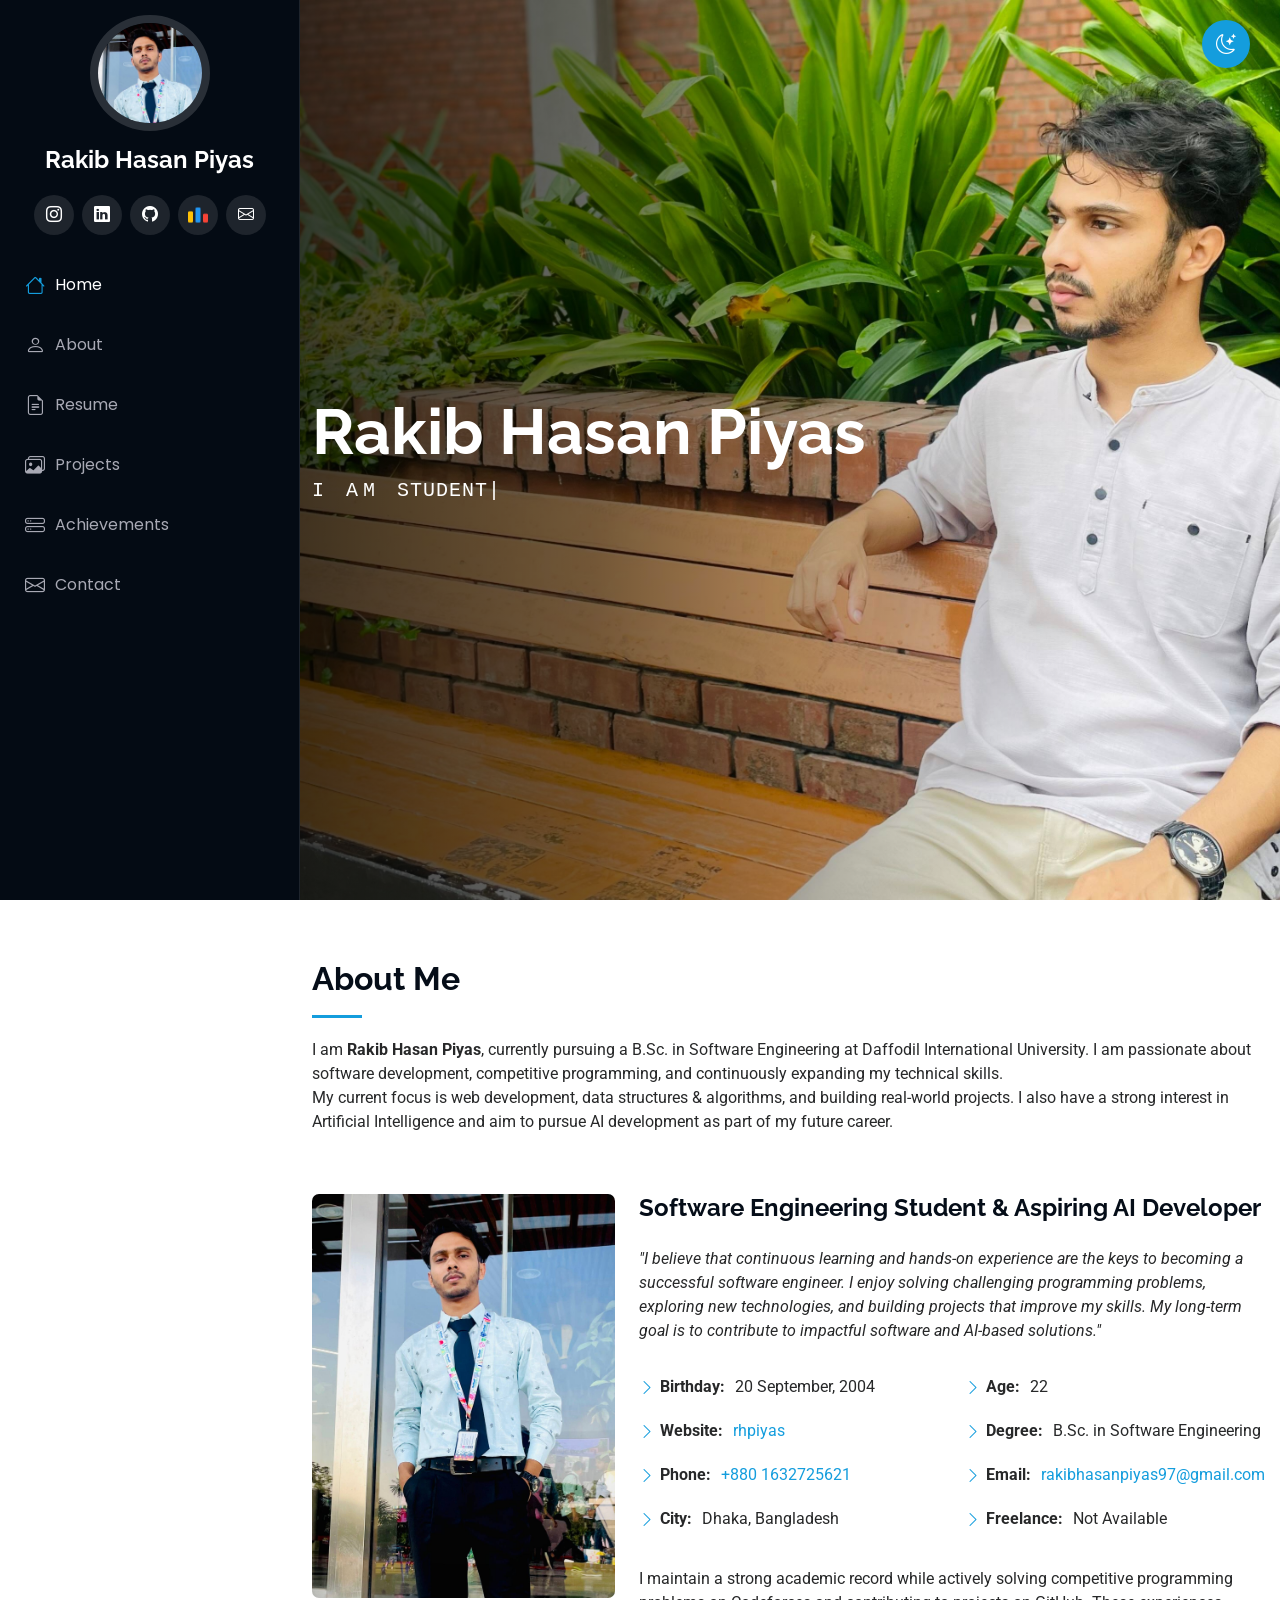
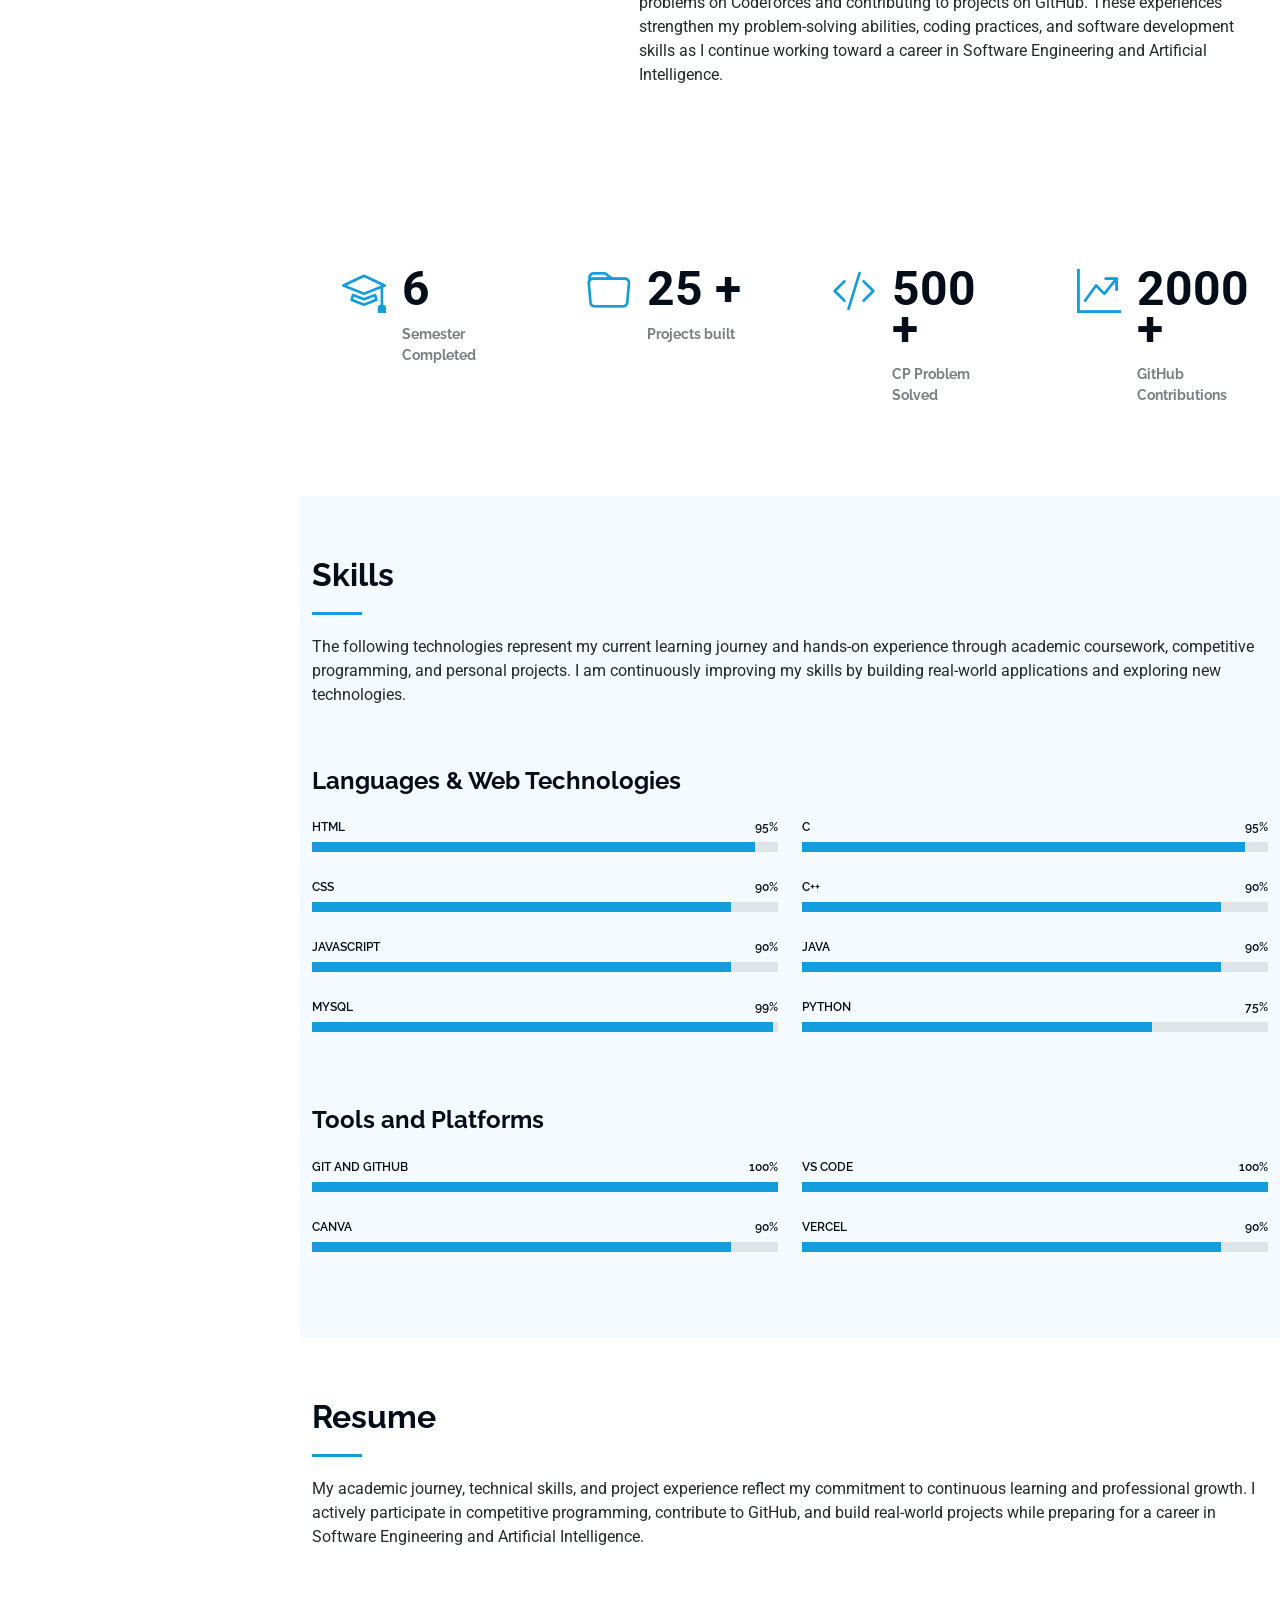
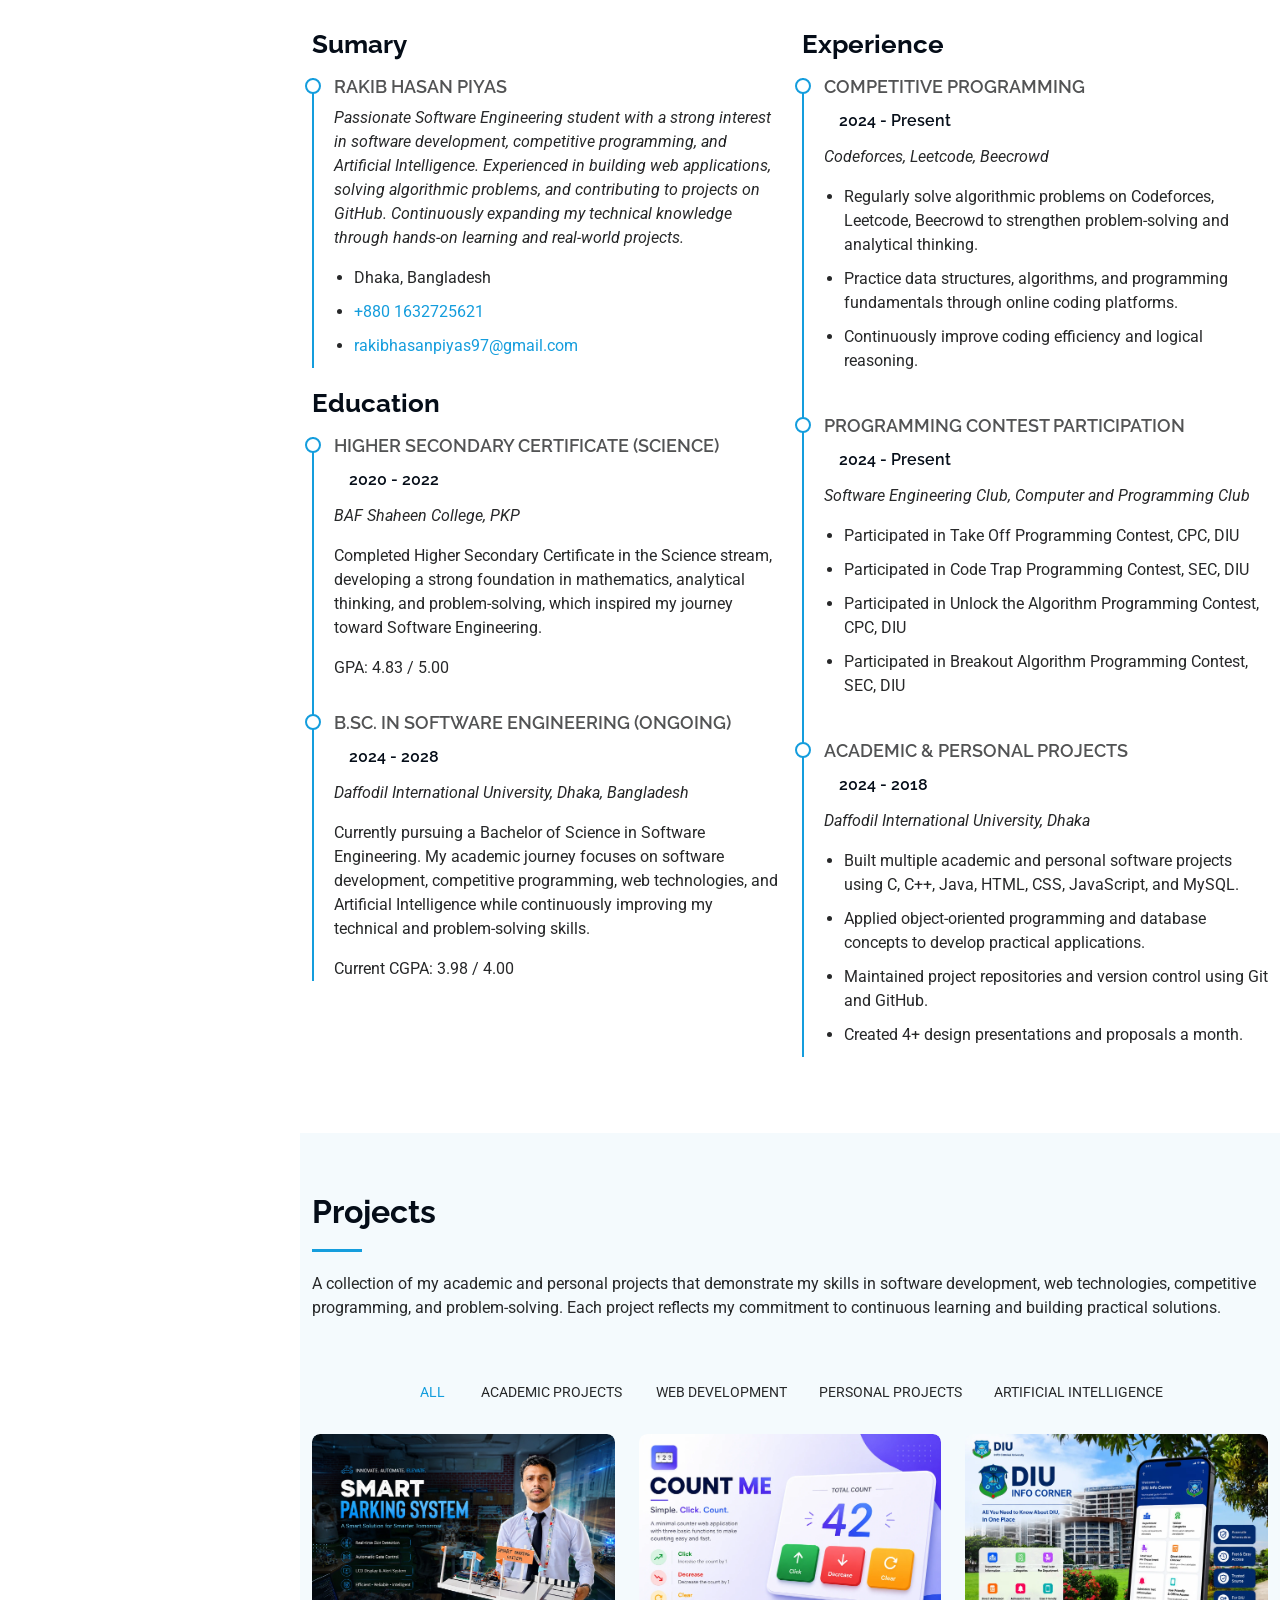
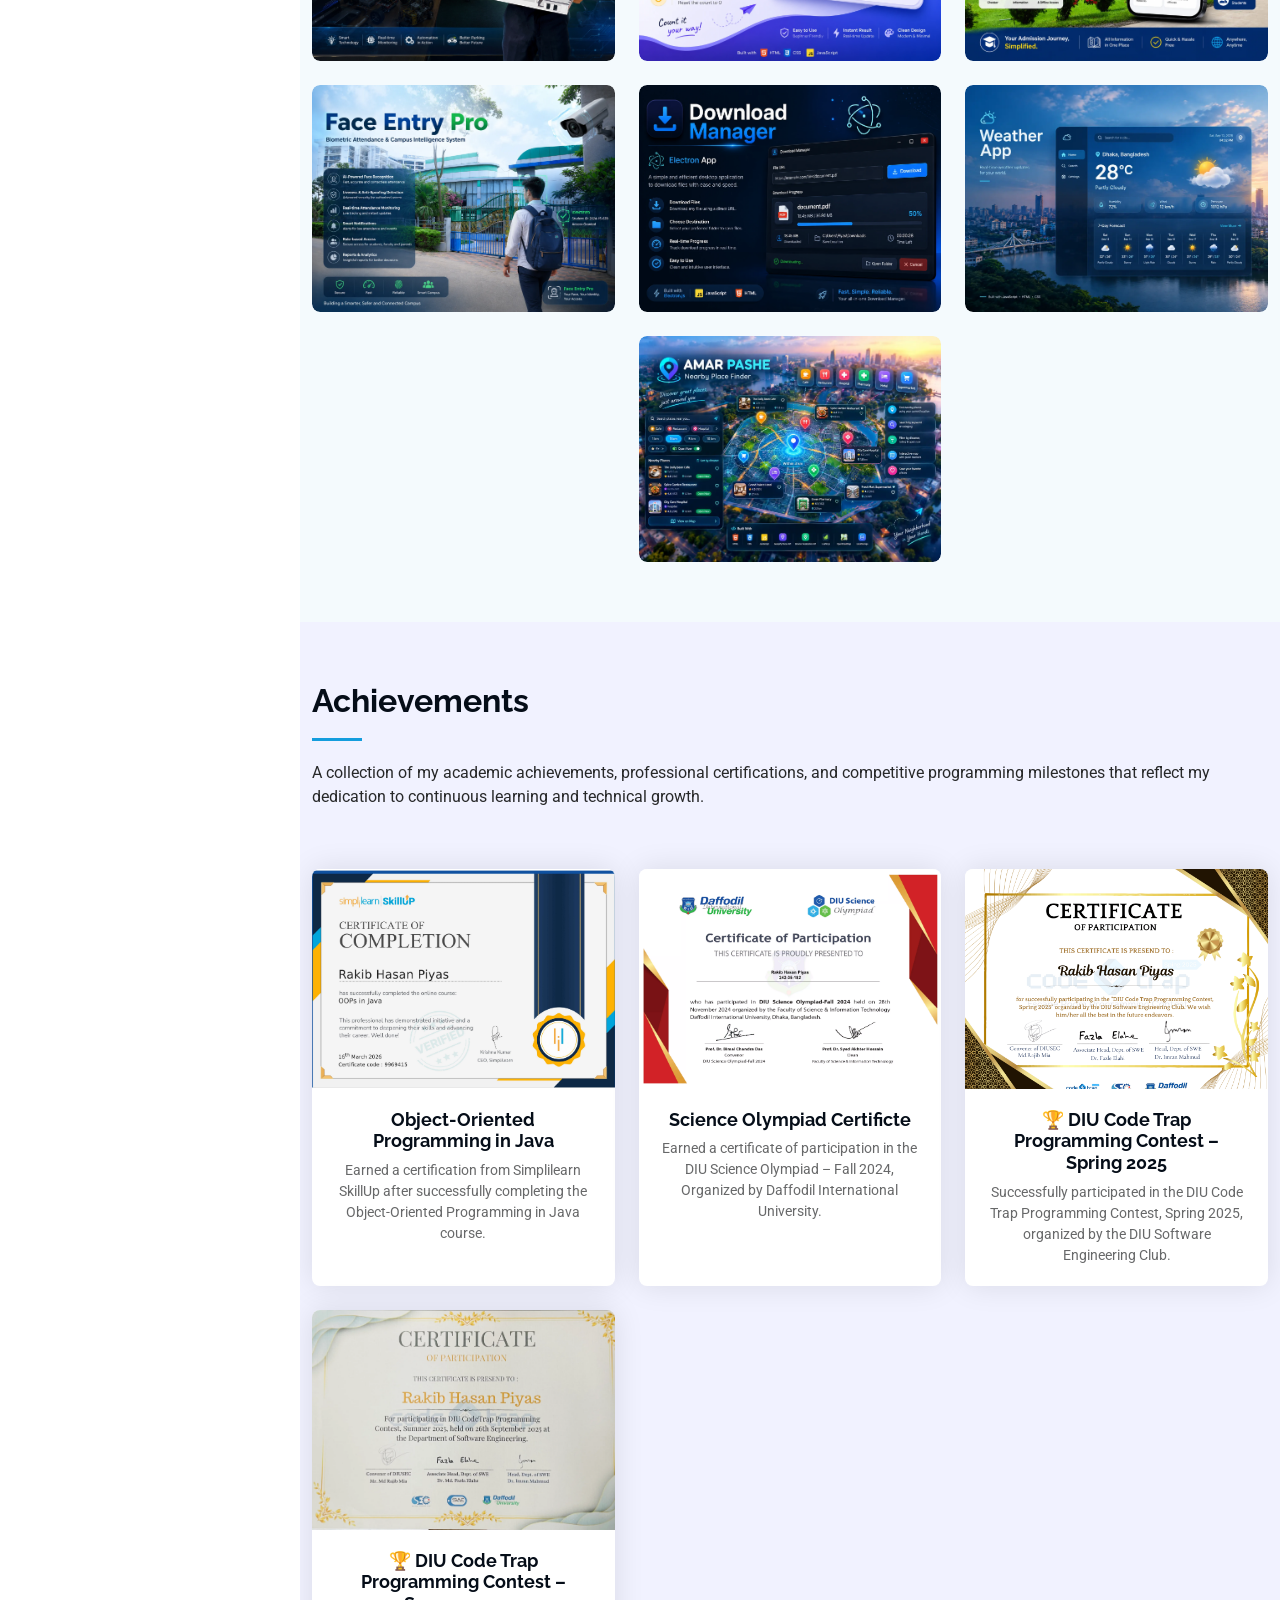
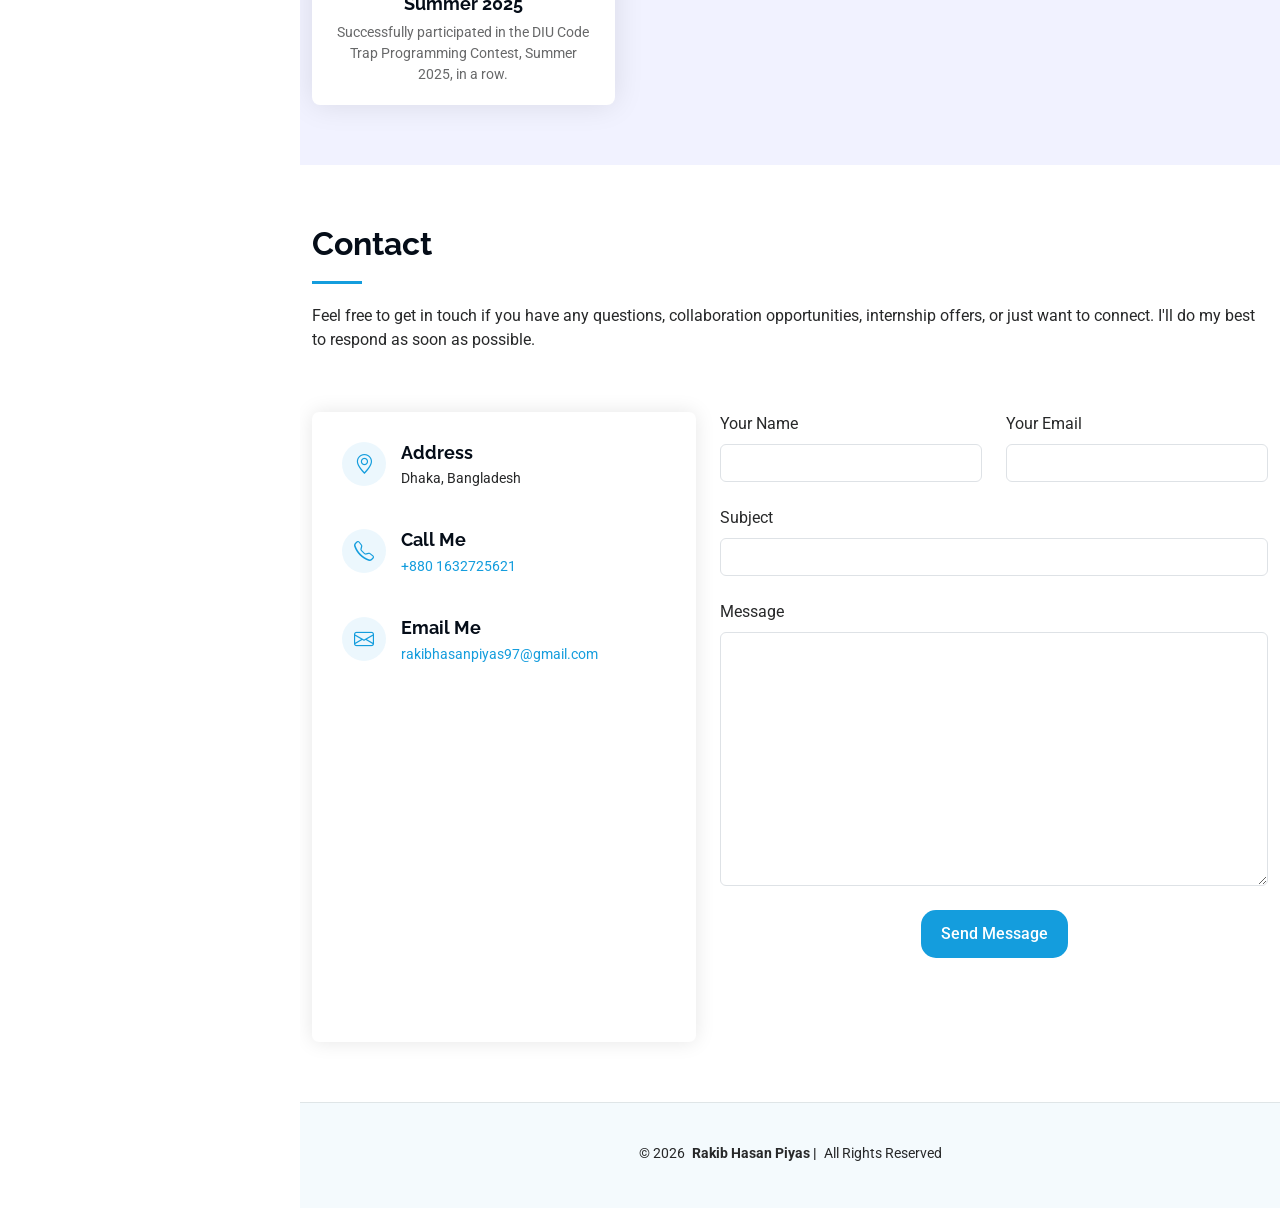
<file: index.html>
<!DOCTYPE html>
<html lang="en">

<head>
  <meta charset="utf-8">
  <meta content="width=device-width, initial-scale=1.0" name="viewport">
  <title>Rakib Hasan Piyas</title>
  <meta content="" name="description">
  <meta content="" name="keywords">

  <!-- Favicons -->
  <link href="assets/img/favicon.png" rel="icon">
  <link href="assets/img/apple-touch-icon.png" rel="apple-touch-icon">

  <!-- Fonts -->
  <link href="https://fonts.googleapis.com" rel="preconnect">
  <link href="https://fonts.gstatic.com" rel="preconnect" crossorigin>
  <link href="https://fonts.googleapis.com/css2?family=Roboto:ital,wght@0,100;0,300;0,400;0,500;0,700;0,900;1,100;1,300;1,400;1,500;1,700;1,900&family=Poppins:ital,wght@0,100;0,200;0,300;0,400;0,500;0,600;0,700;0,800;0,900;1,100;1,200;1,300;1,400;1,500;1,600;1,700;1,800;1,900&family=Raleway:ital,wght@0,100;0,200;0,300;0,400;0,500;0,600;0,700;0,800;0,900;1,100;1,200;1,300;1,400;1,500;1,600;1,700;1,800;1,900&display=swap" rel="stylesheet">

  <!-- Vendor CSS Files -->
  <link href="assets/vendor/bootstrap/css/bootstrap.min.css" rel="stylesheet">
  <link href="assets/vendor/bootstrap-icons/bootstrap-icons.css" rel="stylesheet">
  <link href="assets/vendor/aos/aos.css" rel="stylesheet">
  <link href="assets/vendor/glightbox/css/glightbox.min.css" rel="stylesheet">
  <link href="assets/vendor/swiper/swiper-bundle.min.css" rel="stylesheet">

  <!-- Main CSS File -->
  <link href="assets/css/main.css" rel="stylesheet">

  
</head>

<body class="index-page">

  <header id="header" class="header dark-background d-flex flex-column">
    <i class="header-toggle d-xl-none bi bi-list"></i>

    <div class="profile-img">
      <img loading="lazy" src="assets/img/profile-img.jpeg" alt="" class="img-fluid rounded-circle">
    </div>

    <a href="index.html" class="logo d-flex align-items-center justify-content-center">
      <!-- Uncomment the line below if you also wish to use an image logo -->
      <!-- <img loading="lazy" src="assets/img/logo.png" alt=""> -->
      <h1 class="sitename">Rakib Hasan Piyas</h1>
    </a>

    <button id="theme-toggle" title="Toggle dark mode">
      <i class="bi bi-moon-stars"></i>
    </button>



    <div class="social-links text-center">
      <a href="https://www.instagram.com/rhpiyas/" target="_blank" class="instagram"><i class="bi bi-instagram"></i></a>
      <a href="https://www.linkedin.com/in/rhpiyas/" target="_blank" class="linkedin"><i class="bi bi-linkedin"></i></a>
      <a href="https://github.com/rhpiyas" target="_blank" class="github"><i class="bi bi-github"></i></a>
      <a href="https://codeforces.com/profile/rh_piyas" target="_blank" class="codeforces">
        <img loading="lazy" src="assets/icon/codeforces.png" alt="Codeforces" width="20" height="20">
      </a>

      <a href="mailto:rakibhasanpiyas97@gmail.com?subject=Request%20to%20contact%20you%20from%20your%20Portfolio&body=Dear%20Rakib%20Hasan%20Piyas,%0A%0A"
          target="_blank">
          <i class="bi bi-envelope"></i>
      </a>

    </div>

    <nav id="navmenu" class="navmenu">
      <ul>
        <li><a href="#hero" class="active"><i class="bi bi-house navicon"></i>Home</a></li>
        <li><a href="#about"><i class="bi bi-person navicon"></i> About</a></li>
        <li><a href="#resume"><i class="bi bi-file-earmark-text navicon"></i> Resume</a></li>
        <li><a href="#projects"><i class="bi bi-images navicon"></i> Projects</a></li>
        <li><a href="#achievements"><i class="bi bi-hdd-stack navicon"></i> Achievements</a></li>
        <li><a href="#contact"><i class="bi bi-envelope navicon"></i> Contact</a></li>
      </ul>
    </nav>

  </header>

  <main class="main">

    <!-- Hero Section -->
    <section id="hero" class="hero section dark-background">

      <img loading="lazy" src="assets/img/hero-bg.jpeg" alt="" data-aos="fade-in" class="">

      <div class="container" data-aos="fade-up" data-aos-delay="100">
        <h2>Rakib Hasan Piyas</h2>
        <p class="typeSkillData" style="font-size: 20px;">I am <span class="typed" data-typed-items="Student, Competitive Problem Solver, Full-stack Developer, Open Source Enthusiast"></span><span class="typed-cursor typed-cursor--blink" aria-hidden="true"></span><span class="typed-cursor typed-cursor--blink" aria-hidden="true"></span></p>
      </div>

    </section><!-- /Hero Section -->

    <!-- About Section -->
    <section id="about" class="about section">

      <!-- Section Title -->
      <div class="container section-title" data-aos="fade-up">
        <h2>About Me</h2>
        <p>I am <b>Rakib Hasan Piyas</b>, currently pursuing a B.Sc. in Software Engineering at Daffodil International University. 
          I am passionate about software development, competitive programming, and continuously expanding my technical skills.
          <br>
          My current focus is web development, data structures & algorithms, and building real-world projects. 
          I also have a strong interest in Artificial Intelligence and aim to pursue AI development as part of my future career.</p>
      </div><!-- End Section Title -->

      <div class="container" data-aos="fade-up" data-aos-delay="100">

        <div class="row gy-4 justify-content-center">
          <div class="col-lg-4">
            <img loading="lazy" src="assets/img/my-profile-img.jpeg" class="img-fluid imgcus" alt="">
          </div>
          <div class="col-lg-8 content">
            <h2>Software Engineering Student & Aspiring AI Developer</h2>
            <p class="fst-italic py-3">
              "I believe that continuous learning and hands-on experience are the keys to becoming a successful software engineer. 
              I enjoy solving challenging programming problems, exploring new technologies, and building projects that improve my skills. 
              My long-term goal is to contribute to impactful software and AI-based solutions."
            </p>
            <div class="row">
              <div class="col-lg-6">
                <ul>
                  <li><i class="bi bi-chevron-right"></i> <strong>Birthday:</strong> <span>20 September, 2004</span></li>
                  <li><i class="bi bi-chevron-right"></i> <strong>Website:</strong> <span><a href="https://rhpiyas.vercel.app/">rhpiyas</a></span></li>
                  <li>
                    <i class="bi bi-chevron-right"></i> <strong>Phone:</strong>
                      <span>
                      <a href="tel:+8801632725621">+880 1632725621</a>
                      </span>
                  </li>
                  <li><i class="bi bi-chevron-right"></i> <strong>City:</strong> <span>Dhaka, Bangladesh</span></li>
                </ul>
              </div>
              <div class="col-lg-6">
                <ul>
                  <li><i class="bi bi-chevron-right"></i> <strong>Age:</strong> <span>22</span></li>
                  <li><i class="bi bi-chevron-right"></i> <strong>Degree:</strong> <span>B.Sc. in Software Engineering</span></li>
                  <li>
                    <i class="bi bi-chevron-right"></i> <strong>Email:</strong> 
                    <span>
                        <a href="mailto:rakibhasanpiyas97@gmail.com?subject=Request%20to%20contact%20you%20from%20your%20Portfolio&body=Dear%20Rakib%20Hasan%20Piyas,%0A%0A"
                          target="_blank">
                          rakibhasanpiyas97@gmail.com
                        </a>
                    </span>
                  </li>
                  <li><i class="bi bi-chevron-right"></i> <strong>Freelance:</strong> <span>Not Available</span></li>
                </ul>
              </div>
            </div>
            <p class="py-3">
              I maintain a strong academic record while actively solving competitive programming problems on Codeforces and contributing to projects on GitHub. 
              These experiences strengthen my problem-solving abilities, coding practices, and software development skills as I continue working toward a career in Software Engineering and Artificial Intelligence.
            </p>
          </div>
        </div>

      </div>

    </section><!-- /About Section -->

    <!-- Stats Section -->
    <section id="stats" class="stats section">

      <div class="container" data-aos="fade-up" data-aos-delay="100">

        <div class="row gy-4">

          <div class="col-lg-3 col-md-6">
            <div class="stats-item">
              <i class="bi bi-mortarboard"></i>
              <span data-purecounter-start="0" data-purecounter-end="6" data-purecounter-duration="1" class="purecounter"></span>
              <p><strong>Semester Completed</strong></p>
            </div>
          </div><!-- End Stats Item -->

          <div class="col-lg-3 col-md-6">
            <div class="stats-item">
              <i class="bi bi-folder"></i>
              <span data-purecounter-start="0" data-purecounter-end="25" data-purecounter-duration="1" class="purecounter plus"></span>
              <p><strong>Projects built</strong></p>
            </div>
          </div><!-- End Stats Item -->

          <div class="col-lg-3 col-md-6">
            <div class="stats-item">
              <i class="bi bi-code-slash"></i>
              <span data-purecounter-start="0" data-purecounter-end="500" data-purecounter-duration="1" class="purecounter plus"></span>
              <p><strong>CP Problem Solved</strong></p>
            </div>
          </div><!-- End Stats Item -->

          <div class="col-lg-3 col-md-6">
            <div class="stats-item">
              <i class="bi bi-graph-up-arrow"></i>
              <span data-purecounter-start="0" data-purecounter-end="2000" data-purecounter-duration="1" class="purecounter plus"></span>
              <p><strong>GitHub Contributions</strong></p>
            </div>
          </div><!-- End Stats Item -->

        </div>

      </div>

    </section><!-- /Stats Section -->

    <!-- Skills Section -->
    <section id="skills" class="skills section light-background">

      <!-- Section Title -->
      <div class="container section-title" data-aos="fade-up">
        <h2>Skills</h2>
        <p>
          The following technologies represent my current learning journey and hands-on experience through 
          academic coursework, competitive programming, and personal projects. 
          I am continuously improving my skills by building real-world applications and exploring new technologies.
        </p>
      </div>
      <!-- End Section Title -->
      
      <!-- Start Skills Item Column 1-->
      
      <div class="container" data-aos="fade-up" data-aos-delay="100">
        
        <div class="row skills-content skills-animation">
          
          <div class="langPiyas">
            <h4><b>Languages & Web Technologies</b></h4>
          </div>

          <div class="col-lg-6">
            <div class="progress">
              <span class="skill"><span>HTML</span> <i class="val">95%</i></span>
              <div class="progress-bar-wrap">
                <div class="progress-bar" role="progressbar" aria-valuenow="95" aria-valuemin="0" aria-valuemax="100"></div>
              </div>
            </div>

            <div class="progress">
              <span class="skill"><span>CSS</span> <i class="val">90%</i></span>
              <div class="progress-bar-wrap">
                <div class="progress-bar" role="progressbar" aria-valuenow="90" aria-valuemin="0" aria-valuemax="100"></div>
              </div>
            </div>

            <div class="progress">
              <span class="skill"><span>JavaScript</span> <i class="val">90%</i></span>
              <div class="progress-bar-wrap">
                <div class="progress-bar" role="progressbar" aria-valuenow="90" aria-valuemin="0" aria-valuemax="100"></div>
              </div>
            </div>

            <div class="progress">
              <span class="skill"><span>MySQL</span> <i class="val">99%</i></span>
              <div class="progress-bar-wrap">
                <div class="progress-bar" role="progressbar" aria-valuenow="99" aria-valuemin="0" aria-valuemax="100"></div>
              </div>
            </div>

          </div>
          <!-- End Skills Item Column 1-->

          <!-- Start Skills Item Column 2-->

          <div class="col-lg-6">

            <div class="progress">
              <span class="skill"><span>C</span> <i class="val">95%</i></span>
              <div class="progress-bar-wrap">
                <div class="progress-bar" role="progressbar" aria-valuenow="95" aria-valuemin="0" aria-valuemax="100"></div>
              </div>
            </div>

            <div class="progress">
              <span class="skill"><span>C++</span> <i class="val">90%</i></span>
              <div class="progress-bar-wrap">
                <div class="progress-bar" role="progressbar" aria-valuenow="90" aria-valuemin="0" aria-valuemax="100"></div>
              </div>
            </div>

            <div class="progress">
              <span class="skill"><span>Java</span> <i class="val">90%</i></span>
              <div class="progress-bar-wrap">
                <div class="progress-bar" role="progressbar" aria-valuenow="90" aria-valuemin="0" aria-valuemax="100"></div>
              </div>
            </div>

            <div class="progress">
              <span class="skill"><span>Python</span> <i class="val">75%</i></span>
              <div class="progress-bar-wrap">
                <div class="progress-bar" role="progressbar" aria-valuenow="75" aria-valuemin="0" aria-valuemax="100"></div>
              </div>
            </div>

          </div>

          <!-- End Skills Item Column 2-->

        </div>

      </div>
      <br><br>

      <!-- Start Tools-->
      
      <!-- Column 1-->

      <div class="container" data-aos="fade-up" data-aos-delay="100">
        
        <div class="row skills-content skills-animation">
          
          <div class="langPiyas">
            <h4><b>Tools and Platforms</b></h4>
          </div>

          <div class="col-lg-6">
            <div class="progress">
              <span class="skill"><span>Git and GitHub</span> <i class="val">100%</i></span>
              <div class="progress-bar-wrap">
                <div class="progress-bar" role="progressbar" aria-valuenow="100" aria-valuemin="0" aria-valuemax="100"></div>
              </div>
            </div>

            <div class="progress">
              <span class="skill"><span>Canva</span> <i class="val">90%</i></span>
              <div class="progress-bar-wrap">
                <div class="progress-bar" role="progressbar" aria-valuenow="90" aria-valuemin="0" aria-valuemax="100"></div>
              </div>
            </div>

          </div>
          <!-- End Column 1-->

          <!-- Starts Column 2-->
          <div class="col-lg-6">

            <div class="progress">
              <span class="skill"><span>VS Code</span> <i class="val">100%</i></span>
              <div class="progress-bar-wrap">
                <div class="progress-bar" role="progressbar" aria-valuenow="100" aria-valuemin="0" aria-valuemax="100"></div>
              </div>
            </div>

            <div class="progress">
              <span class="skill"><span>Vercel</span> <i class="val">90%</i></span>
              <div class="progress-bar-wrap">
                <div class="progress-bar" role="progressbar" aria-valuenow="90" aria-valuemin="0" aria-valuemax="100"></div>
              </div>
            </div>

          </div>
          <!-- Ends Column 2-->

        <!-- Ends Tools-->

    </section>
    <!-- Ends Skills Section -->

    <!-- Resume Section -->
    <section id="resume" class="resume section">

      <!-- Section Title -->
      <div class="container section-title" data-aos="fade-up">
        <h2>Resume</h2>
        <p>
          My academic journey, technical skills, and project experience reflect my commitment to continuous learning and professional growth. 
          I actively participate in competitive programming, contribute to GitHub, and build real-world projects 
          while preparing for a career in Software Engineering and Artificial Intelligence.
        </p>
      </div><!-- End Section Title -->

      <div class="container">

        <div class="row">

          <div class="col-lg-6" data-aos="fade-up" data-aos-delay="100">
            <h3 class="resume-title">Sumary</h3>

            <div class="resume-item pb-0">
              <h4>Rakib Hasan Piyas</h4>
              <p><em>
                Passionate Software Engineering student with a strong interest in software development, competitive programming, and Artificial Intelligence. 
                Experienced in building web applications, solving algorithmic problems, and contributing to projects on GitHub. 
                Continuously expanding my technical knowledge through hands-on learning and real-world projects.
              </em></p>
              <ul>
                <li>Dhaka, Bangladesh</li>
                <li><a href="tel:+8801632725621">+880 1632725621</a></li>
                <li>
                  <a href="mailto:rakibhasanpiyas97@gmail.com?subject=Request%20to%20contact%20you%20from%20your%20Portfolio&body=Dear%20Rakib%20Hasan%20Piyas,%0A%0A"
                          target="_blank">
                          rakibhasanpiyas97@gmail.com
                  </a>
                </li>
              </ul>
            </div><!-- Edn Resume Item -->

            <h3 class="resume-title">Education</h3>
            <div class="resume-item">
              <h4>Higher Secondary Certificate (Science)</h4>
              <h5>2020 - 2022</h5>
              <p><em>BAF Shaheen College, PKP</em></p>
              <p>Completed Higher Secondary Certificate in the Science stream, developing a strong foundation in mathematics, 
                analytical thinking, and problem-solving, which inspired my journey toward Software Engineering.
              </p>
              <p>
                GPA: 4.83 / 5.00
              </p>
            </div>
            <!-- Edn Resume Item -->

            <div class="resume-item">
              <h4>B.Sc. in Software Engineering (Ongoing)</h4>
              <h5>2024 - 2028</h5>
              <p><em>Daffodil International University, Dhaka, Bangladesh</em></p>
              <p>
                Currently pursuing a Bachelor of Science in Software Engineering. 
                My academic journey focuses on software development, competitive programming, web technologies, 
                and Artificial Intelligence while continuously improving my technical and problem-solving skills.
              </p>
              <p>
                Current CGPA: 3.98 / 4.00
              </p>
            </div><!-- Edn Resume Item -->

          </div>

          <div class="col-lg-6" data-aos="fade-up" data-aos-delay="200">
            <h3 class="resume-title">Experience</h3>
            <div class="resume-item">
              <h4>Competitive Programming</h4>
              <h5>2024 - Present</h5>
              <p><em>Codeforces, Leetcode, Beecrowd</em></p>
              <ul>
                <li>Regularly solve algorithmic problems on Codeforces, Leetcode, Beecrowd to strengthen problem-solving and analytical thinking.</li>
                <li>Practice data structures, algorithms, and programming fundamentals through online coding platforms.</li>
                <li>Continuously improve coding efficiency and logical reasoning.</li>
              </ul>
            </div><!-- Edn Resume Item -->

            <div class="resume-item">
              <h4>Programming Contest Participation</h4>
              <h5>2024 - Present</h5>
              <p><em>Software Engineering Club, Computer and Programming Club</em></p>

              <ul>
                <li>Participated in Take Off Programming Contest, CPC, DIU</li>
                <li>Participated in Code Trap Programming Contest, SEC, DIU</li>
                <li>Participated in Unlock the Algorithm Programming Contest, CPC, DIU</li>
                <li>Participated in Breakout Algorithm Programming Contest, SEC, DIU</li>
              </ul>
            </div>

            <div class="resume-item">
              <h4>Academic & Personal Projects</h4>
              <h5>2024 - 2018</h5>
              <p><em>Daffodil International University, Dhaka</em></p>
              <ul>
                <li>Built multiple academic and personal software projects using C, C++, Java, HTML, CSS, JavaScript, and MySQL.</li>
                <li>Applied object-oriented programming and database concepts to develop practical applications.</li>
                <li>Maintained project repositories and version control using Git and GitHub.</li>
                <li>Created 4+ design presentations and proposals a month.</li>
              </ul>
            </div><!-- Edn Resume Item -->

          </div>

        </div>

      </div>

    </section><!-- /Resume Section -->

    <!-- Portfolio Section -->
    <section id="projects" class="portfolio section light-background">

      <!-- Section Title -->
      <div class="container section-title" data-aos="fade-up">
        <h2>Projects</h2>
        <p>
          A collection of my academic and personal projects that demonstrate my skills in software development, 
          web technologies, competitive programming, and problem-solving. 
          Each project reflects my commitment to continuous learning and building practical solutions.
        </p>
      </div><!-- End Section Title -->

      <div class="container">

        <div class="isotope-layout" data-default-filter="*" data-layout="masonry" data-sort="original-order">

          <ul class="portfolio-filters isotope-filters" data-aos="fade-up" data-aos-delay="100">
            <li data-filter="*" class="filter-active proj" style="padding: 3px 7px;">All</li>
            <li data-filter=".filter-academic" class="proj" style="padding: 3px 5px;">Academic Projects</li>
            <li data-filter=".filter-web" class="proj" style="padding: 3px 5px;">Web Development</li>
            <li data-filter=".filter-personal" class="proj" style="padding: 5px 3px;">Personal Projects</li>
            <li data-filter=".filter-ai" class="proj" style="padding: 3px 5px;">Artificial Intelligence</li>
          </ul><!-- End Portfolio Filters -->

          <div class="row gy-4 isotope-container" data-aos="fade-up" data-aos-delay="200">

            <div class="col-lg-4 col-md-6 portfolio-item isotope-item filter-academic">
              <div class="portfolio-content h-100">
                <img loading="lazy" src="assets/img/portfolio/smart-parking/smart-parking1.webp" alt="Smart Parking System" class="img-fluid" alt="">
                <div class="portfolio-info">
                  <h4>Smart Parking System</h4>
                  <p>An Arduino-based smart parking system that detects available spaces and automates vehicle entry.</p>
                  <a href="assets/img/portfolio/smart-parking/smart-parking1.webp" alt="Smart Parking System" title="Smart Parking System" data-gallery="portfolio-gallery-app" class="glightbox preview-link"><i class="bi bi-zoom-in"></i></a>
                  <a href="smart-parking-system.html" title="More Details" class="details-link"><i class="bi bi-link-45deg"></i></a>
                </div>
              </div>
            </div><!-- End Portfolio Item Smart parking system-->

            <div class="col-lg-4 col-md-6 portfolio-item isotope-item filter-web">
              <div class="portfolio-content h-100">
                <img loading="lazy" src="assets/img/portfolio/count-me/count-me1.webp" alt="Count Me" class="img-fluid" alt="">
                <div class="portfolio-info">
                  <h4>Count Me</h4>
                  <p>A basic counter web application featuring Click, Decrease, and Clear actions.</p>
                  <a href="assets/img/portfolio/count-me/count-me1.webp" alt="Count Me" title="Count Me" data-gallery="portfolio-gallery-product" class="glightbox preview-link"><i class="bi bi-zoom-in"></i></a>
                  <a href="count-me.html" title="More Details" class="details-link"><i class="bi bi-link-45deg"></i></a>
                </div>
              </div>
            </div><!-- End Portfolio Item Count me-->

            <div class="col-lg-4 col-md-6 portfolio-item isotope-item filter-academic">
              <div class="portfolio-content h-100">
                <img loading="lazy" src="assets/img/portfolio/diu-info-corner/diu-info-corner1.webp" alt="DIU Info Corner" class="img-fluid" alt="">
                <div class="portfolio-info">
                  <h4>DIU Info Corner</h4>
                  <p>A smart platform that provides all essential DIU information in one place.</p>
                  <a href="assets/img/portfolio/diu-info-corner/diu-info-corner1.webp" alt="DIU Info Corner" title="DIU Info Corner" data-gallery="portfolio-gallery-branding" class="glightbox preview-link"><i class="bi bi-zoom-in"></i></a>
                  <a href="diu-info-corner.html" title="More Details" class="details-link"><i class="bi bi-link-45deg"></i></a>
                </div>
              </div>
            </div><!-- End Portfolio Item DIU Info Corner -->

            <div class="col-lg-4 col-md-6 portfolio-item isotope-item filter-academic">
              <div class="portfolio-content h-100">
                <img loading="lazy" src="assets/img/portfolio/face-entry-pro/face-entry-pro1.webp" alt="Face Entry Pro" class="img-fluid" alt="">
                <div class="portfolio-info">
                  <h4>Face Entry Pro</h4>
                  <p>AI-Powered Biometric Attendance & Campus Security System.</p>
                  <a href="assets/img/portfolio/face-entry-pro/face-entry-pro1.webp" alt="Face Entry Pro" title="Face Entry Pro" data-gallery="portfolio-gallery-branding" class="glightbox preview-link"><i class="bi bi-zoom-in"></i></a>
                  <a href="face-entry-pro.html" title="More Details" class="details-link"><i class="bi bi-link-45deg"></i></a>
                </div>
              </div>
            </div><!-- End Portfolio Item DIU Info Corner -->


            <div class="col-lg-4 col-md-6 portfolio-item isotope-item filter-academic">
              <div class="portfolio-content h-100">
                <img loading="lazy" src="assets/img/portfolio/download-manager/download-manager1.webp" alt="Download Manager" class="img-fluid" alt="">
                <div class="portfolio-info">
                  <h4>Download Manager</h4>
                  <p>A desktop-based Download Manager <br> built with Electron.js</p>
                  <a href="assets/img/portfolio/download-manager/download-manager1.webp" title="Download Manager" alt="Download Manager" data-gallery="portfolio-gallery-branding" class="glightbox preview-link"><i class="bi bi-zoom-in"></i></a>
                  <a href="download-manager.html" title="More Details" class="details-link"><i class="bi bi-link-45deg"></i></a>
                </div>
              </div>
            </div><!-- End Portfolio Item Download manager -->


            <div class="col-lg-4 col-md-6 portfolio-item isotope-item filter-personal">
              <div class="portfolio-content h-100">
                <img loading="lazy" src="assets/img/portfolio/weather-app/weather-app-1.webp" alt="Weather App" class="img-fluid" alt="">
                <div class="portfolio-info">
                  <h4>Amar Weather</h4>
                  <p>A JavaScript-based weather app that displays real-time weather data based on the user’s location.</p>
                  <a href="assets/img/portfolio/weather-app/weather-app-1.webp" title="Amar Weather : A JavaScript-based weather app that displays real-time weather data based on the user’s location." alt="Weather App" data-gallery="portfolio-gallery-branding" class="glightbox preview-link"><i class="bi bi-zoom-in"></i></a>
                  <a href="weather-app.html" title="More Details" class="details-link"><i class="bi bi-link-45deg"></i></a>
                </div>
              </div>
            </div><!-- End Portfolio Item Weather App -->

            
            <div class="col-lg-4 col-md-6 portfolio-item isotope-item filter-personal">
              <div class="portfolio-content h-100">
                <img loading="lazy" src="assets/img/portfolio/amar-pashe/amar-pashe-1.webp" alt="Amar Pashe" class="img-fluid" alt="">
                <div class="portfolio-info">
                  <h4>Amar Pashe - Nearby Place Finder</h4>
                  <p>A smart nearby place finder that helps you discover useful places around you.</p>
                  <a href="assets/img/portfolio/amar-pashe/amar-pashe-1.webp" alt="Amar Pashe" title="Amar Pashe - Nearby Place Finder : A smart nearby place finder that helps you discover useful places around you." data-gallery="portfolio-gallery-app" class="glightbox preview-link"><i class="bi bi-zoom-in"></i></a>
                  <a href="amar-pashe.html" title="More Details" class="details-link"><i class="bi bi-link-45deg"></i></a>
                </div>
              </div>
            </div><!-- End Portfolio Item Amar Pashe App-->

            

          </div><!-- End Portfolio Container -->

        </div>

      </div>

    </section><!-- /Portfolio Section -->



    <!-- Achievements Section -->
  <section id="achievements" class="achievements section">

    <!-- Section Title -->
    <div class="container section-title" data-aos="fade-up">
      <h2>Achievements</h2>
      <p>
      A collection of my academic achievements, professional certifications, 
      and competitive programming milestones that reflect my dedication to continuous learning and technical growth.
      </p>
    </div><!-- End Section Title -->

    <div class="container">
      <div class="row gy-4">

        <div class="col-lg-4 col-md-6" data-aos="fade-up" data-aos-delay="100">
          <div class="achievement-item h-100">
            <img loading="lazy" src="assets/img/achievements/OOP Certificate.webp" class="img-fluid" alt="OOP Certificate">
            <div class="achievement-info">
              <h4>Object-Oriented Programming in Java</h4>
              <p>
                Earned a certification from Simplilearn SkillUp after successfully completing the Object-Oriented Programming in Java course.
              </p>
            </div>
          </div>
        </div><!-- End Achievement Item -->


        <div class="col-lg-4 col-md-6" data-aos="fade-up" data-aos-delay="100">
          <div class="achievement-item h-100">
            <img loading="lazy" src="assets/img/achievements/science-olympiad.webp" class="img-fluid" alt="Science Olympiad">
            <div class="achievement-info">
              <h4>Science Olympiad Certificte</h4>
              <p>
                Earned a certificate of participation in the DIU Science Olympiad – Fall 2024, <br> Organized by Daffodil International University.
              </p>
            </div>
          </div>
        </div><!-- End Achievement Item -->

        <div class="col-lg-4 col-md-6" data-aos="fade-up" data-aos-delay="100">
          <div class="achievement-item h-100">
            <img loading="lazy" src="assets/img/achievements/codetrap-spring25.png" class="img-fluid" alt="Code Trap">
            <div class="achievement-info">
              <h4>🏆 DIU Code Trap Programming Contest – Spring 2025</h4>
              <p>
                Successfully participated in the DIU Code Trap Programming Contest, Spring 2025, 
                organized by the DIU Software Engineering Club.
              </p>
            </div>
          </div>
        </div><!-- End Achievement Item -->


        <div class="col-lg-4 col-md-6" data-aos="fade-up" data-aos-delay="100">
          <div class="achievement-item h-100">
            <img loading="lazy" src="assets/img/achievements/codetrap-summer25.webp" class="img-fluid" alt="Code Trap">
            <div class="achievement-info">
              <h4>🏆 DIU Code Trap Programming Contest – Summer 2025</h4>
              <p>
                Successfully participated in the DIU Code Trap Programming Contest, Summer 2025, 
                in a row.
              </p>
            </div>
          </div>
        </div><!-- End Achievement Item -->


        

        

      </div>
    </div>

  </section><!-- /Achievements Section -->







    <!-- Contact Section -->
    <section id="contact" class="contact section">

      <!-- Section Title -->
      <div class="container section-title" data-aos="fade-up">
        <h2>Contact</h2>
        <p>
          Feel free to get in touch if you have any questions, collaboration opportunities, internship offers, 
          or just want to connect. I'll do my best to respond as soon as possible.
        </p>
      </div><!-- End Section Title -->

      <div class="container" data-aos="fade-up" data-aos-delay="100">

        <div class="row gy-4">

          <div class="col-lg-5">

            <div class="info-wrap imgcus">
              <div class="info-item d-flex" data-aos="fade-up" data-aos-delay="200">
                <i class="bi bi-geo-alt flex-shrink-0"></i>
                <div>
                  <h3>Address</h3>
                  <p>Dhaka, Bangladesh</p>
                </div>
              </div><!-- End Info Item -->

              <div class="info-item d-flex" data-aos="fade-up" data-aos-delay="300">
                <i class="bi bi-telephone flex-shrink-0"></i>
                <div>
                  <h3>Call Me</h3>
                  <p>
                    <span>
                      <a href="tel:+8801632725621">+880 1632725621</a>
                    </span>
                  </p>
                </div>
              </div><!-- End Info Item -->

              <div class="info-item d-flex" data-aos="fade-up" data-aos-delay="400">
                <i class="bi bi-envelope flex-shrink-0"></i>
                <div>
                  <h3>Email Me</h3>
                  <p>
                    <a href="mailto:rakibhasanpiyas97@gmail.com?subject=Request%20to%20contact%20you%20from%20your%20Portfolio&body=Dear%20Rakib%20Hasan%20Piyas,%0A%0A"
                          target="_blank">
                          rakibhasanpiyas97@gmail.com
                    </a>
                  </p>
                </div>
              </div><!-- End Info Item -->
              <iframe class="imgcus" src="https://www.google.com/maps/embed?pb=!1m18!1m12!1m3!1d870.498140145332!2d90.32128575475808!3d23.880605159975875!2m3!1f0!2f0!3f0!3m2!1i1024!2i768!4f13.1!3m3!1m2!1s0x3755c3005b676383%3A0x6782fb0b7c077b!2sYKSG-2!5e1!3m2!1sen!2sbd!4v1783801709457!5m2!1sen!2sbd" width="400" height="300" style="border:0;" allowfullscreen="" loading="lazy" referrerpolicy="strict-origin-when-cross-origin"></iframe>
            </div>
          </div>

          <div class="col-lg-7">
            <form action="https://formsubmit.co/rakibhasanpiyas97@gmail.com" method="POST" data-aos="fade-up" data-aos-delay="200">

              <!-- Hidden Inputs -->
              <input type="hidden" name="_captcha" value="false">
              <input type="hidden" name="_subject" value="New Portfolio Contact Message">
              <input type="hidden" name="_template" value="table">
              <input type="hidden" name="_next" value="https://rhpiyas.vercel.app/thank-you.html">
              <input type="text" name="_honey" style="display:none">
              
              <div class="row gy-4">

                <div class="col-md-6">
                  <label for="name-field" class="pb-2">Your Name</label>
                  <input type="text" name="name" id="name-field" class="form-control" required="">
                </div>

                <div class="col-md-6">
                  <label for="email-field" class="pb-2">Your Email</label>
                  <input type="email" class="form-control" name="email" id="email-field" required="">
                </div>

                <div class="col-md-12">
                  <label for="subject-field" class="pb-2">Subject</label>
                  <input type="text" class="form-control" name="subject" id="subject-field" required="">
                </div>

                <div class="col-md-12">
                  <label for="message-field" class="pb-2">Message</label>
                  <textarea  class="form-control" name="message" rows="10" id="message-field" required=""></textarea>
                </div>

                <div class="col-md-12 text-center">
                  <button type="submit">Send Message</button>
                </div>

              </div>
            </form>
          </div><!-- End Contact Form -->

        </div>

      </div>

    </section><!-- /Contact Section -->

  </main>

  <footer id="footer" class="footer position-relative light-background">

    <div class="container">
      <div class="copyright text-center ">
        <p>© <span>2026</span> <strong class="px-1 sitename">Rakib Hasan Piyas  | </strong> <span>All Rights Reserved</span></p>
      </div>
      <div class="credits">
        
         
      </div>
    </div>

  </footer>

  <!-- Scroll Top -->
  <a href="#" id="scroll-top" class="scroll-top d-flex align-items-center justify-content-center"><i class="bi bi-arrow-up-short"></i></a>

  <!-- Preloader -->
  <div id="preloader"></div>

  <!-- Vendor JS Files -->
  <script src="assets/vendor/bootstrap/js/bootstrap.bundle.min.js"></script>
  <script src="assets/vendor/php-email-form/validate.js"></script>
  <script src="assets/vendor/aos/aos.js"></script>
  <script src="assets/vendor/typed.js/typed.umd.js"></script>
  <script src="assets/vendor/purecounter/purecounter_vanilla.js"></script>
  <script src="assets/vendor/waypoints/noframework.waypoints.js"></script>
  <script src="assets/vendor/glightbox/js/glightbox.min.js"></script>
  <script src="assets/vendor/imagesloaded/imagesloaded.pkgd.min.js"></script>
  <script src="assets/vendor/isotope-layout/isotope.pkgd.min.js"></script>
  <script src="assets/vendor/swiper/swiper-bundle.min.js"></script>

  <!-- Main JS File -->
  <script src="assets/js/main.js"></script>

</body>

</html>
</file>
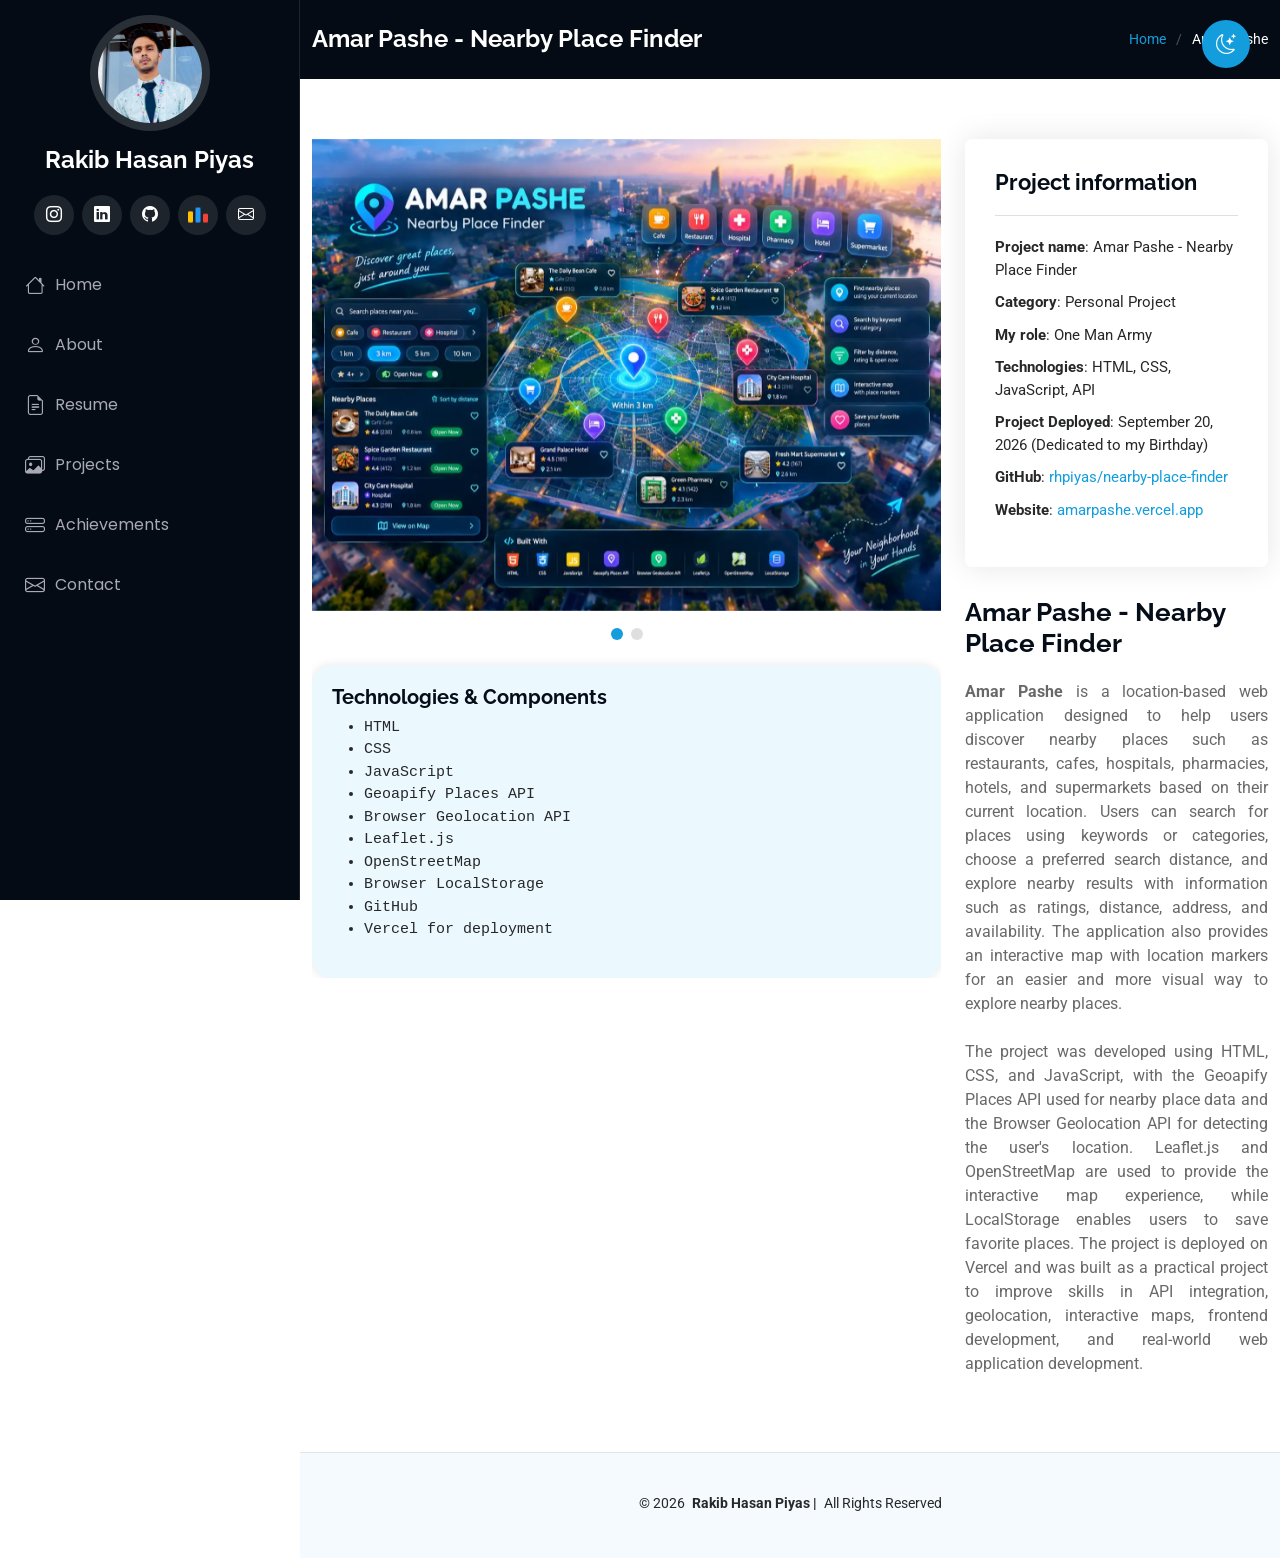
<file: amar-pashe.html>
<!DOCTYPE html>
<html lang="en">

<head>
  <meta charset="utf-8">
  <meta content="width=device-width, initial-scale=1.0" name="viewport">
  <title>Amar Pashe</title>
  <meta content="" name="description">
  <meta content="" name="keywords">

  <!-- Favicons -->
  <link href="assets/img/favicon.png" rel="icon">
  <link href="assets/img/apple-touch-icon.png" rel="apple-touch-icon">

  <!-- Fonts -->
  <link href="https://fonts.googleapis.com" rel="preconnect">
  <link href="https://fonts.gstatic.com" rel="preconnect" crossorigin>
  <link href="https://fonts.googleapis.com/css2?family=Roboto:ital,wght@0,100;0,300;0,400;0,500;0,700;0,900;1,100;1,300;1,400;1,500;1,700;1,900&family=Poppins:ital,wght@0,100;0,200;0,300;0,400;0,500;0,600;0,700;0,800;0,900;1,100;1,200;1,300;1,400;1,500;1,600;1,700;1,800;1,900&family=Raleway:ital,wght@0,100;0,200;0,300;0,400;0,500;0,600;0,700;0,800;0,900;1,100;1,200;1,300;1,400;1,500;1,600;1,700;1,800;1,900&display=swap" rel="stylesheet">

  <!-- Vendor CSS Files -->
  <link href="assets/vendor/bootstrap/css/bootstrap.min.css" rel="stylesheet">
  <link href="assets/vendor/bootstrap-icons/bootstrap-icons.css" rel="stylesheet">
  <link href="assets/vendor/aos/aos.css" rel="stylesheet">
  <link href="assets/vendor/glightbox/css/glightbox.min.css" rel="stylesheet">
  <link href="assets/vendor/swiper/swiper-bundle.min.css" rel="stylesheet">

  <!-- Main CSS File -->
  <link href="assets/css/main.css" rel="stylesheet">

  
</head>

<body class="portfolio-details-page">

  <header id="header" class="header dark-background d-flex flex-column">
    <i class="header-toggle d-xl-none bi bi-list"></i>

    <div class="profile-img">
      <img loading="lazy" src="assets/img/profile-img.jpeg" alt="" class="img-fluid rounded-circle">
    </div>

    <a href="index.html" class="logo d-flex align-items-center justify-content-center">
      <h1 class="sitename">Rakib Hasan Piyas</h1>
    </a>

    <button id="theme-toggle" title="Toggle dark mode">
      <i class="bi bi-moon-stars"></i>
    </button>

    <div class="social-links text-center">
      <a href="https://www.instagram.com/rhpiyas/" target="_blank" class="instagram"><i class="bi bi-instagram"></i></a>
      <a href="https://www.linkedin.com/in/rhpiyas/" target="_blank" class="linkedin"><i class="bi bi-linkedin"></i></a>
      <a href="https://github.com/rhpiyas" target="_blank" class="github"><i class="bi bi-github"></i></a>
      <a href="https://codeforces.com/profile/rh_piyas" target="_blank" class="codeforces">
        <img loading="lazy" src="assets/icon/codeforces.png" alt="Codeforces" width="20" height="20">
      </a>

      <a href="mailto:rakibhasanpiyas97@gmail.com?subject=Request%20to%20contact%20you%20from%20your%20Portfolio&body=Dear%20Rakib%20Hasan%20Piyas,%0A%0A"
          target="_blank">
          <i class="bi bi-envelope"></i>
      </a>

    </div>

    <nav id="navmenu" class="navmenu">
      <ul>
        <li><a href="index.html#hero"><i class="bi bi-house navicon"></i>Home</a></li>
        <li><a href="index.html#about"><i class="bi bi-person navicon"></i> About</a></li>
        <li><a href="index.html#resume"><i class="bi bi-file-earmark-text navicon"></i> Resume</a></li>
        <li><a href="index.html#projects"><i class="bi bi-images navicon"></i> Projects</a></li>
        <li><a href="index.html#achievements"><i class="bi bi-hdd-stack navicon"></i> Achievements</a></li>
        <li><a href="index.html#contact"><i class="bi bi-envelope navicon"></i> Contact</a></li>
      </ul>
    </nav>

  </header>

  <main class="main">

    <!-- Page Title -->
    <div class="page-title dark-background">
      <div class="container d-lg-flex justify-content-between align-items-center">
        <h1 class="mb-2 mb-lg-0">Amar Pashe - Nearby Place Finder</h1>
        <nav class="breadcrumbs">
          <ol>
            <li><a href="index.html">Home</a></li>
            <li class="current">Amar Pashe</li>
          </ol>
        </nav>
      </div>
    </div><!-- End Page Title -->

    <!-- Portfolio Details Section -->
    <section id="portfolio-details" class="portfolio-details section">

      <div class="container" data-aos="fade-up" data-aos-delay="100">

        <div class="row gy-4">

          <div class="col-lg-8">
            <div class="portfolio-details-slider swiper init-swiper">

              <script type="application/json" class="swiper-config">
                {
                  "loop": true,
                  "speed": 500,
                  "autoplay": {
                    "delay": 3000
                  },
                  "slidesPerView": "auto",
                  "pagination": {
                    "el": ".swiper-pagination",
                    "type": "bullets",
                    "clickable": true
                  }
                }
              </script>

              <div class="swiper-wrapper align-items-center">

                <div class="swiper-slide">
                  <img loading="lazy" src="assets/img/portfolio/amar-pashe/amar-pashe-1.webp" alt="">
                </div>

                <div class="swiper-slide">
                  <img loading="lazy" src="assets/img/portfolio/amar-pashe/amar-pashe-2.webp" alt="">
                </div>

                

              </div>
              <div class="swiper-pagination"></div>

              
             <div class="tech">
                <h5><b>Technologies & Components</b></h5>
                <ul class="techContent">
                  <li>HTML</li>
                  <li>CSS</li>
                  <li>JavaScript</li>
                  <li>Geoapify Places API</li>
                  <li>Browser Geolocation API</li>
                  <li>Leaflet.js</li>
                  <li>OpenStreetMap</li>
                  <li>Browser LocalStorage</li>
                  <li>GitHub</li>
                  <li>Vercel for deployment</li>
                </ul>
             </div>

            </div>
          </div>
          

          <div class="col-lg-4">
            <div class=" imgcus portfolio-info" data-aos="fade-up" data-aos-delay="200">
              <h3>Project information</h3>
              <ul>
                <li><strong>Project name</strong>: Amar Pashe - Nearby Place Finder</li>
                <li><strong>Category</strong>: Personal Project</li>
                <li><strong>My role</strong>: One Man Army</li>
                <li><strong>Technologies</strong>: HTML, CSS, JavaScript, API</li>
                <li><strong>Project Deployed</strong>: September 20, 2026 (Dedicated to my Birthday) </li>
                <li><strong>GitHub</strong>: <a target="_blank" href="https://github.com/rhpiyas/nearby-place-finder">rhpiyas/nearby-place-finder</a></li>
                <li><strong>Website</strong>: <a target="_blank" href="https://amarpashe.vercel.app/">amarpashe.vercel.app</a></li>
              </ul>
            </div>
            <div class="portfolio-description" data-aos="fade-up" data-aos-delay="300">
              <h2>Amar Pashe - Nearby Place Finder</h2>
              <p style="text-align: justify;">
                <b>Amar Pashe</b> is a location-based web application designed to help users discover nearby places such as restaurants, cafes, hospitals, pharmacies, hotels, and supermarkets based on their current location. 
                Users can search for places using keywords or categories, choose a preferred search distance, and explore nearby results with information such as ratings, distance, address, and availability. 
                The application also provides an interactive map with location markers for an easier and more visual way to explore nearby places.
                <br> <br>
                The project was developed using HTML, CSS, and JavaScript, with the Geoapify Places API used for nearby place data and the Browser Geolocation API for detecting the user's location. 
                Leaflet.js and OpenStreetMap are used to provide the interactive map experience, while LocalStorage enables users to save favorite places. 
                The project is deployed on Vercel and was built as a practical project to improve skills in API integration, geolocation, interactive maps, frontend development, and real-world web application development.
              </p>
            </div>
          </div>

        </div>

      </div>

    </section><!-- /Portfolio Details Section -->

  </main>

  <footer id="footer" class="footer position-relative light-background">

    <div class="container">
      <div class="copyright text-center ">
        <p>© <span>2026</span> <strong class="px-1 sitename">Rakib Hasan Piyas  | </strong> <span>All Rights Reserved</span></p>
      </div>
      <div class="credits">
        
         
      </div>
    </div>

  </footer>

  <!-- Scroll Top -->
  <a href="#" id="scroll-top" class="scroll-top d-flex align-items-center justify-content-center"><i class="bi bi-arrow-up-short"></i></a>

  <!-- Preloader -->
  <div id="preloader"></div>

  <!-- Vendor JS Files -->
  <script src="assets/vendor/bootstrap/js/bootstrap.bundle.min.js"></script>
  <script src="assets/vendor/php-email-form/validate.js"></script>
  <script src="assets/vendor/aos/aos.js"></script>
  <script src="assets/vendor/typed.js/typed.umd.js"></script>
  <script src="assets/vendor/purecounter/purecounter_vanilla.js"></script>
  <script src="assets/vendor/waypoints/noframework.waypoints.js"></script>
  <script src="assets/vendor/glightbox/js/glightbox.min.js"></script>
  <script src="assets/vendor/imagesloaded/imagesloaded.pkgd.min.js"></script>
  <script src="assets/vendor/isotope-layout/isotope.pkgd.min.js"></script>
  <script src="assets/vendor/swiper/swiper-bundle.min.js"></script>

  <!-- Main JS File -->
  <script src="assets/js/main.js"></script>

</body>

</html>
</file>
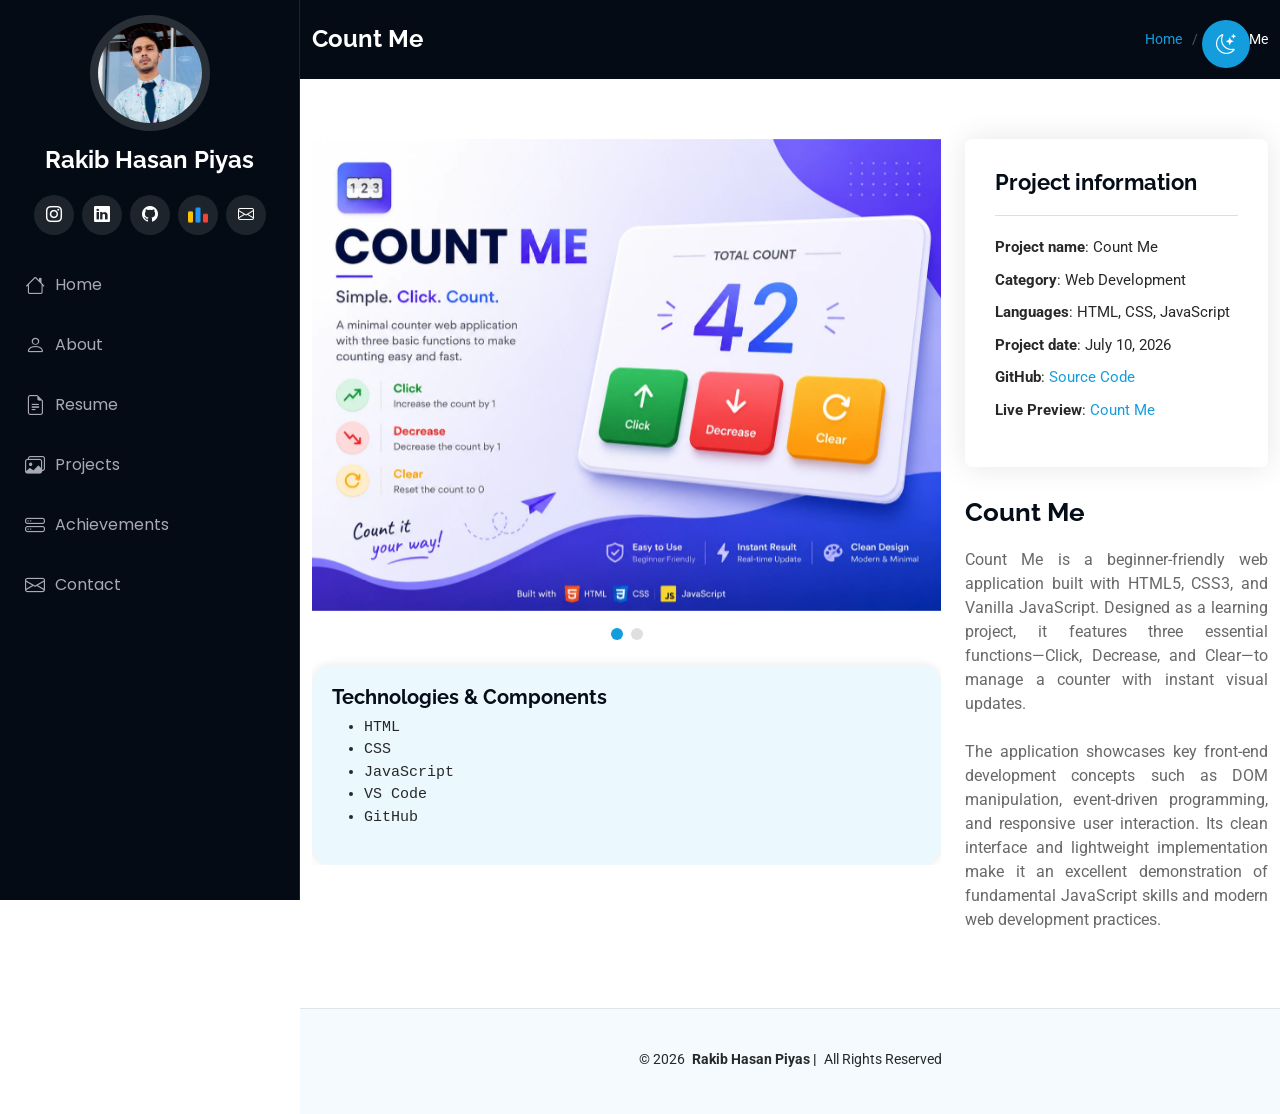
<file: count-me.html>
<!DOCTYPE html>
<html lang="en">

<head>
  <meta charset="utf-8">
  <meta content="width=device-width, initial-scale=1.0" name="viewport">
  <title>Count Me</title>
  <meta content="" name="description">
  <meta content="" name="keywords">

  <!-- Favicons -->
  <link href="assets/img/favicon.png" rel="icon">
  <link href="assets/img/apple-touch-icon.png" rel="apple-touch-icon">

  <!-- Fonts -->
  <link href="https://fonts.googleapis.com" rel="preconnect">
  <link href="https://fonts.gstatic.com" rel="preconnect" crossorigin>
  <link href="https://fonts.googleapis.com/css2?family=Roboto:ital,wght@0,100;0,300;0,400;0,500;0,700;0,900;1,100;1,300;1,400;1,500;1,700;1,900&family=Poppins:ital,wght@0,100;0,200;0,300;0,400;0,500;0,600;0,700;0,800;0,900;1,100;1,200;1,300;1,400;1,500;1,600;1,700;1,800;1,900&family=Raleway:ital,wght@0,100;0,200;0,300;0,400;0,500;0,600;0,700;0,800;0,900;1,100;1,200;1,300;1,400;1,500;1,600;1,700;1,800;1,900&display=swap" rel="stylesheet">

  <!-- Vendor CSS Files -->
  <link href="assets/vendor/bootstrap/css/bootstrap.min.css" rel="stylesheet">
  <link href="assets/vendor/bootstrap-icons/bootstrap-icons.css" rel="stylesheet">
  <link href="assets/vendor/aos/aos.css" rel="stylesheet">
  <link href="assets/vendor/glightbox/css/glightbox.min.css" rel="stylesheet">
  <link href="assets/vendor/swiper/swiper-bundle.min.css" rel="stylesheet">

  <!-- Main CSS File -->
  <link href="assets/css/main.css" rel="stylesheet">

  
</head>

<body class="portfolio-details-page">

  <header id="header" class="header dark-background d-flex flex-column">
    <i class="header-toggle d-xl-none bi bi-list"></i>

    <div class="profile-img">
      <img loading="lazy" src="assets/img/profile-img.jpeg" alt="" class="img-fluid rounded-circle">
    </div>

    <a href="index.html" class="logo d-flex align-items-center justify-content-center">
      <h1 class="sitename">Rakib Hasan Piyas</h1>
    </a>

    <button id="theme-toggle" title="Toggle dark mode">
      <i class="bi bi-moon-stars"></i>
    </button>

    <div class="social-links text-center">
      <a href="https://www.instagram.com/rhpiyas/" target="_blank" class="instagram"><i class="bi bi-instagram"></i></a>
      <a href="https://www.linkedin.com/in/rhpiyas/" target="_blank" class="linkedin"><i class="bi bi-linkedin"></i></a>
      <a href="https://github.com/rhpiyas" target="_blank" class="github"><i class="bi bi-github"></i></a>
      <a href="https://codeforces.com/profile/rh_piyas" target="_blank" class="codeforces">
        <img loading="lazy" src="assets/icon/codeforces.png" alt="Codeforces" width="20" height="20">
      </a>

      <a href="mailto:rakibhasanpiyas97@gmail.com?subject=Request%20to%20contact%20you%20from%20your%20Portfolio&body=Dear%20Rakib%20Hasan%20Piyas,%0A%0A"
          target="_blank">
          <i class="bi bi-envelope"></i>
      </a>

    </div>

    <nav id="navmenu" class="navmenu">
      <ul>
        <li><a href="index.html#hero"><i class="bi bi-house navicon"></i>Home</a></li>
        <li><a href="index.html#about"><i class="bi bi-person navicon"></i> About</a></li>
        <li><a href="index.html#resume"><i class="bi bi-file-earmark-text navicon"></i> Resume</a></li>
        <li><a href="index.html#projects"><i class="bi bi-images navicon"></i> Projects</a></li>
        <li><a href="index.html#achievements"><i class="bi bi-hdd-stack navicon"></i> Achievements</a></li>
        <li><a href="index.html#contact"><i class="bi bi-envelope navicon"></i> Contact</a></li>
      </ul>
    </nav>

  </header>

  <main class="main">

    <!-- Page Title -->
    <div class="page-title dark-background">
      <div class="container d-lg-flex justify-content-between align-items-center">
        <h1 class="mb-2 mb-lg-0">Count Me</h1>
        <nav class="breadcrumbs">
          <ol>
            <li><a href="index.html">Home</a></li>
            <li class="current">Count Me</li>
          </ol>
        </nav>
      </div>
    </div><!-- End Page Title -->

    <!-- Portfolio Details Section -->
    <section id="portfolio-details" class="portfolio-details section">

      <div class="container" data-aos="fade-up" data-aos-delay="100">

        <div class="row gy-4">

          <div class="col-lg-8">
            <div class="portfolio-details-slider swiper init-swiper">

              <script type="application/json" class="swiper-config">
                {
                  "loop": true,
                  "speed": 500,
                  "autoplay": {
                    "delay": 3000
                  },
                  "slidesPerView": "auto",
                  "pagination": {
                    "el": ".swiper-pagination",
                    "type": "bullets",
                    "clickable": true
                  }
                }
              </script>

              <div class="swiper-wrapper align-items-center">

                <div class="swiper-slide">
                  <img loading="lazy" src="assets/img/portfolio/count-me/count-me1.webp" alt="">
                </div>

                <div class="swiper-slide">
                  <img loading="lazy" src="assets/img/portfolio/count-me/count-me2.webp" alt="">
                </div>

                

              </div>
              <div class="swiper-pagination"></div>

              
             <div class="tech">
                <h5><b>Technologies & Components</b></h5>
                <ul class="techContent">
                  <li>HTML</li>
                  <li>CSS</li>
                  <li>JavaScript</li>
                  <li>VS Code</li>
                  <li>GitHub</li>
                </ul>
             </div>

            </div>
          </div>
          

          <div class="col-lg-4">
            <div class=" imgcus portfolio-info" data-aos="fade-up" data-aos-delay="200">
              <h3>Project information</h3>
              <ul>
                <li><strong>Project name</strong>: Count Me</li>
                <li><strong>Category</strong>: Web Development</li>
                <li><strong>Languages</strong>: HTML, CSS, JavaScript</li>
                <li><strong>Project date</strong>: July 10, 2026</li>
                <li><strong>GitHub</strong>: <a target="_blank" href="https://github.com/rhpiyas/Count-Me">Source Code</a></li>
                <li><strong>Live Preview</strong>: <a target="_blank" href="https://rhpiyas.github.io/Count-Me/">Count Me</a></li>
              </ul>
            </div>
            <div class="portfolio-description" data-aos="fade-up" data-aos-delay="300">
              <h2>Count Me</h2>
              <p style="text-align: justify;">
                Count Me is a beginner-friendly web application built with HTML5, CSS3, and Vanilla JavaScript. 
                Designed as a learning project, it features three essential functions—Click, Decrease, and Clear—to manage a counter with instant visual updates. 
                <br> <br>
                The application showcases key front-end development concepts such as DOM manipulation, event-driven programming, and responsive user interaction. 
                Its clean interface and lightweight implementation make it an excellent demonstration of fundamental JavaScript skills and modern web development practices.
              </p>
            </div>
          </div>

        </div>

      </div>

    </section><!-- /Portfolio Details Section -->

  </main>

  <footer id="footer" class="footer position-relative light-background">

    <div class="container">
      <div class="copyright text-center ">
        <p>© <span>2026</span> <strong class="px-1 sitename">Rakib Hasan Piyas  | </strong> <span>All Rights Reserved</span></p>
      </div>
      <div class="credits">
        
         
      </div>
    </div>

  </footer>

  <!-- Scroll Top -->
  <a href="#" id="scroll-top" class="scroll-top d-flex align-items-center justify-content-center"><i class="bi bi-arrow-up-short"></i></a>

  <!-- Preloader -->
  <div id="preloader"></div>

  <!-- Vendor JS Files -->
  <script src="assets/vendor/bootstrap/js/bootstrap.bundle.min.js"></script>
  <script src="assets/vendor/php-email-form/validate.js"></script>
  <script src="assets/vendor/aos/aos.js"></script>
  <script src="assets/vendor/typed.js/typed.umd.js"></script>
  <script src="assets/vendor/purecounter/purecounter_vanilla.js"></script>
  <script src="assets/vendor/waypoints/noframework.waypoints.js"></script>
  <script src="assets/vendor/glightbox/js/glightbox.min.js"></script>
  <script src="assets/vendor/imagesloaded/imagesloaded.pkgd.min.js"></script>
  <script src="assets/vendor/isotope-layout/isotope.pkgd.min.js"></script>
  <script src="assets/vendor/swiper/swiper-bundle.min.js"></script>

  <!-- Main JS File -->
  <script src="assets/js/main.js"></script>

</body>

</html>
</file>
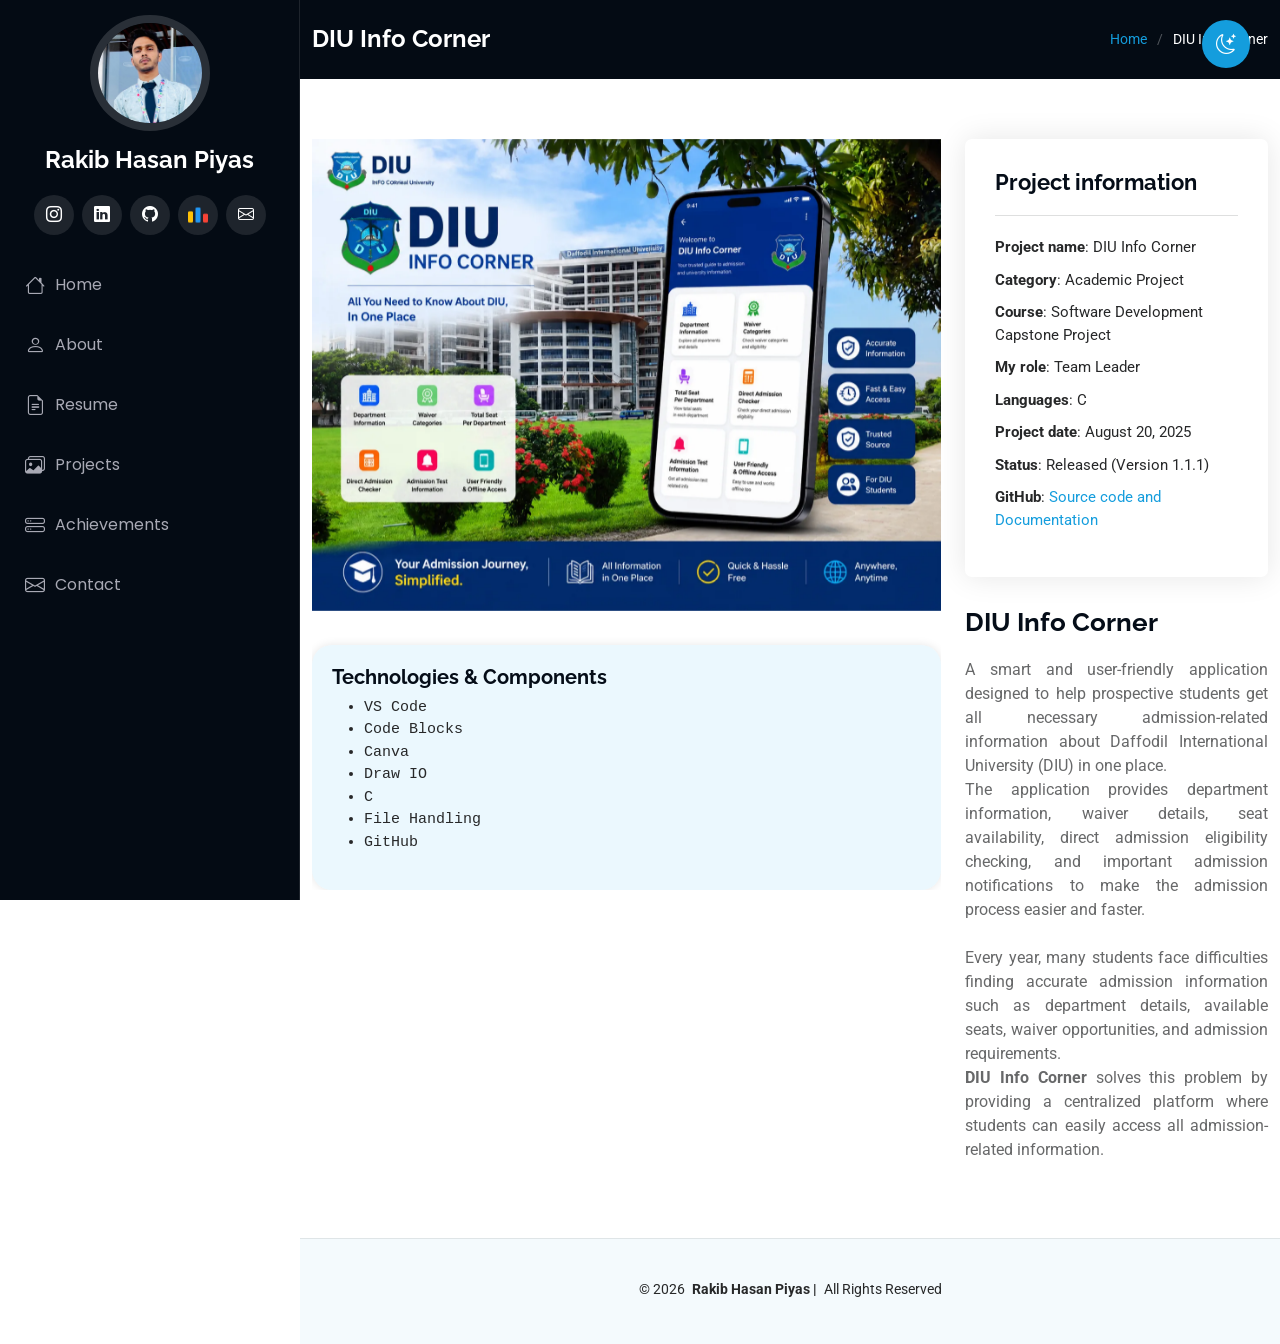
<file: diu-info-corner.html>
<!DOCTYPE html>
<html lang="en">

<head>
  <meta charset="utf-8">
  <meta content="width=device-width, initial-scale=1.0" name="viewport">
  <title>DIU Info Corner</title>
  <meta content="" name="description">
  <meta content="" name="keywords">

  <!-- Favicons -->
  <link href="assets/img/favicon.png" rel="icon">
  <link href="assets/img/apple-touch-icon.png" rel="apple-touch-icon">

  <!-- Fonts -->
  <link href="https://fonts.googleapis.com" rel="preconnect">
  <link href="https://fonts.gstatic.com" rel="preconnect" crossorigin>
  <link href="https://fonts.googleapis.com/css2?family=Roboto:ital,wght@0,100;0,300;0,400;0,500;0,700;0,900;1,100;1,300;1,400;1,500;1,700;1,900&family=Poppins:ital,wght@0,100;0,200;0,300;0,400;0,500;0,600;0,700;0,800;0,900;1,100;1,200;1,300;1,400;1,500;1,600;1,700;1,800;1,900&family=Raleway:ital,wght@0,100;0,200;0,300;0,400;0,500;0,600;0,700;0,800;0,900;1,100;1,200;1,300;1,400;1,500;1,600;1,700;1,800;1,900&display=swap" rel="stylesheet">

  <!-- Vendor CSS Files -->
  <link href="assets/vendor/bootstrap/css/bootstrap.min.css" rel="stylesheet">
  <link href="assets/vendor/bootstrap-icons/bootstrap-icons.css" rel="stylesheet">
  <link href="assets/vendor/aos/aos.css" rel="stylesheet">
  <link href="assets/vendor/glightbox/css/glightbox.min.css" rel="stylesheet">
  <link href="assets/vendor/swiper/swiper-bundle.min.css" rel="stylesheet">

  <!-- Main CSS File -->
  <link href="assets/css/main.css" rel="stylesheet">

  
</head>

<body class="portfolio-details-page">

  <header id="header" class="header dark-background d-flex flex-column">
    <i class="header-toggle d-xl-none bi bi-list"></i>

    <div class="profile-img">
      <img loading="lazy" src="assets/img/profile-img.jpeg" alt="" class="img-fluid rounded-circle">
    </div>

    <a href="index.html" class="logo d-flex align-items-center justify-content-center">
      <h1 class="sitename">Rakib Hasan Piyas</h1>
    </a>

    <button id="theme-toggle" title="Toggle dark mode">
      <i class="bi bi-moon-stars"></i>
    </button>

    <div class="social-links text-center">
      <a href="https://www.instagram.com/rhpiyas/" target="_blank" class="instagram"><i class="bi bi-instagram"></i></a>
      <a href="https://www.linkedin.com/in/rhpiyas/" target="_blank" class="linkedin"><i class="bi bi-linkedin"></i></a>
      <a href="https://github.com/rhpiyas" target="_blank" class="github"><i class="bi bi-github"></i></a>
      <a href="https://codeforces.com/profile/rh_piyas" target="_blank" class="codeforces">
        <img loading="lazy" src="assets/icon/codeforces.png" alt="Codeforces" width="20" height="20">
      </a>

      <a href="mailto:rakibhasanpiyas97@gmail.com?subject=Request%20to%20contact%20you%20from%20your%20Portfolio&body=Dear%20Rakib%20Hasan%20Piyas,%0A%0A"
          target="_blank">
          <i class="bi bi-envelope"></i>
      </a>

    </div>

    <nav id="navmenu" class="navmenu">
      <ul>
        <li><a href="index.html#hero"><i class="bi bi-house navicon"></i>Home</a></li>
        <li><a href="index.html#about"><i class="bi bi-person navicon"></i> About</a></li>
        <li><a href="index.html#resume"><i class="bi bi-file-earmark-text navicon"></i> Resume</a></li>
        <li><a href="index.html#projects"><i class="bi bi-images navicon"></i> Projects</a></li>
        <li><a href="index.html#achievements"><i class="bi bi-hdd-stack navicon"></i> Achievements</a></li>
        <li><a href="index.html#contact"><i class="bi bi-envelope navicon"></i> Contact</a></li>
      </ul>
    </nav>

  </header>

  <main class="main">

    <!-- Page Title -->
    <div class="page-title dark-background">
      <div class="container d-lg-flex justify-content-between align-items-center">
        <h1 class="mb-2 mb-lg-0">DIU Info Corner</h1>
        <nav class="breadcrumbs">
          <ol>
            <li><a href="index.html">Home</a></li>
            <li class="current">DIU Info Corner</li>
          </ol>
        </nav>
      </div>
    </div><!-- End Page Title -->

    <!-- Portfolio Details Section -->
    <section id="portfolio-details" class="portfolio-details section">

      <div class="container" data-aos="fade-up" data-aos-delay="100">

        <div class="row gy-4">

          <div class="col-lg-8">
            <div class="portfolio-details-slider swiper init-swiper">

              <script type="application/json" class="swiper-config">
                {
                  "loop": true,
                  "speed": 500,
                  "autoplay": {
                    "delay": 3000
                  },
                  "slidesPerView": "auto",
                  "pagination": {
                    "el": ".swiper-pagination",
                    "type": "bullets",
                    "clickable": true
                  }
                }
              </script>

              <div class="swiper-wrapper align-items-center">

                <div class="swiper-slide">
                  <img loading="lazy" src="assets/img/portfolio/diu-info-corner/diu-info-corner1.webp" alt="">
                </div>

                

              </div>
              <div class="swiper-pagination"></div>

              <br>
             <div class="tech">
                <h5><b>Technologies & Components</b></h5>
                <ul class="techContent">
                  <li>VS Code</li>
                  <li>Code Blocks</li>
                  <li>Canva</li>
                  <li>Draw IO</li>
                  <li>C</li>
                  <li>File Handling</li>
                  <li>GitHub</li>
                </ul>
             </div>

            </div>
          </div>
          

          <div class="col-lg-4">
            <div class=" imgcus portfolio-info" data-aos="fade-up" data-aos-delay="200">
              <h3>Project information</h3>
              <ul>
                <li><strong>Project name</strong>: DIU Info Corner</li>
                <li><strong>Category</strong>: Academic Project</li>
                <li><strong>Course</strong>: Software Development Capstone Project</li>
                <li><strong>My role</strong>: Team Leader</li>
                <li><strong>Languages</strong>: C</li>
                <li><strong>Project date</strong>: August 20, 2025</li>
                <li><strong>Status</strong>: Released (Version 1.1.1)</li>
                <li><strong>GitHub</strong>: <a target="_blank" href="https://github.com/rhpiyas/diu-info-corner">Source code and Documentation</a></li>
              </ul>
            </div>
            <div class="portfolio-description" data-aos="fade-up" data-aos-delay="300">
              <h2>DIU Info Corner</h2>
              <p style="text-align: justify;">
                A smart and user-friendly application designed to help prospective students get all necessary admission-related information about Daffodil International University (DIU) in one place.
                <br>
                The application provides department information, waiver details, seat availability, direct admission eligibility checking, 
                and important admission notifications to make the admission process easier and faster.
                <br><br>

                Every year, many students face difficulties finding accurate admission information such as department details, available seats, waiver opportunities, and admission requirements.
                <br>
                <b>DIU Info Corner</b> solves this problem by providing a centralized platform where students can easily access all admission-related information.

              </p>
            </div>
          </div>

        </div>

      </div>

    </section><!-- /Portfolio Details Section -->

  </main>

  <footer id="footer" class="footer position-relative light-background">

    <div class="container">
      <div class="copyright text-center ">
        <p>© <span>2026</span> <strong class="px-1 sitename">Rakib Hasan Piyas  | </strong> <span>All Rights Reserved</span></p>
      </div>
      <div class="credits">
        
         
      </div>
    </div>

  </footer>

  <!-- Scroll Top -->
  <a href="#" id="scroll-top" class="scroll-top d-flex align-items-center justify-content-center"><i class="bi bi-arrow-up-short"></i></a>

  <!-- Preloader -->
  <div id="preloader"></div>

  <!-- Vendor JS Files -->
  <script src="assets/vendor/bootstrap/js/bootstrap.bundle.min.js"></script>
  <script src="assets/vendor/php-email-form/validate.js"></script>
  <script src="assets/vendor/aos/aos.js"></script>
  <script src="assets/vendor/typed.js/typed.umd.js"></script>
  <script src="assets/vendor/purecounter/purecounter_vanilla.js"></script>
  <script src="assets/vendor/waypoints/noframework.waypoints.js"></script>
  <script src="assets/vendor/glightbox/js/glightbox.min.js"></script>
  <script src="assets/vendor/imagesloaded/imagesloaded.pkgd.min.js"></script>
  <script src="assets/vendor/isotope-layout/isotope.pkgd.min.js"></script>
  <script src="assets/vendor/swiper/swiper-bundle.min.js"></script>

  <!-- Main JS File -->
  <script src="assets/js/main.js"></script>

</body>

</html>
</file>
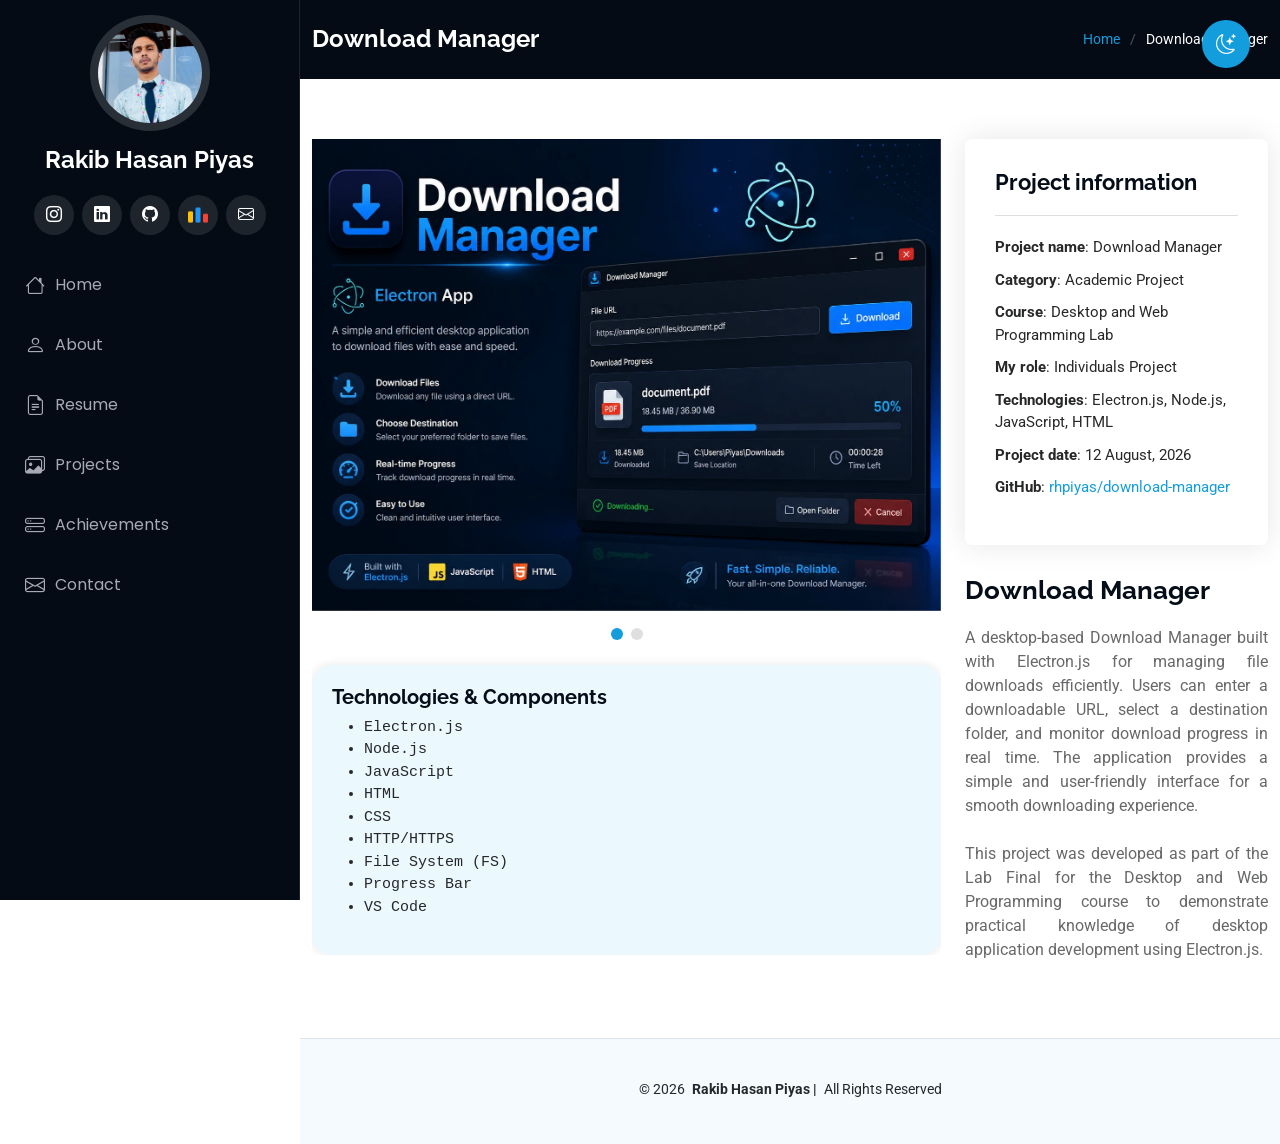
<file: download-manager.html>
<!DOCTYPE html>
<html lang="en">

<head>
  <meta charset="utf-8">
  <meta content="width=device-width, initial-scale=1.0" name="viewport">
  <title>Download Manager</title>
  <meta content="" name="description">
  <meta content="" name="keywords">

  <!-- Favicons -->
  <link href="assets/img/favicon.png" rel="icon">
  <link href="assets/img/apple-touch-icon.png" rel="apple-touch-icon">

  <!-- Fonts -->
  <link href="https://fonts.googleapis.com" rel="preconnect">
  <link href="https://fonts.gstatic.com" rel="preconnect" crossorigin>
  <link href="https://fonts.googleapis.com/css2?family=Roboto:ital,wght@0,100;0,300;0,400;0,500;0,700;0,900;1,100;1,300;1,400;1,500;1,700;1,900&family=Poppins:ital,wght@0,100;0,200;0,300;0,400;0,500;0,600;0,700;0,800;0,900;1,100;1,200;1,300;1,400;1,500;1,600;1,700;1,800;1,900&family=Raleway:ital,wght@0,100;0,200;0,300;0,400;0,500;0,600;0,700;0,800;0,900;1,100;1,200;1,300;1,400;1,500;1,600;1,700;1,800;1,900&display=swap" rel="stylesheet">

  <!-- Vendor CSS Files -->
  <link href="assets/vendor/bootstrap/css/bootstrap.min.css" rel="stylesheet">
  <link href="assets/vendor/bootstrap-icons/bootstrap-icons.css" rel="stylesheet">
  <link href="assets/vendor/aos/aos.css" rel="stylesheet">
  <link href="assets/vendor/glightbox/css/glightbox.min.css" rel="stylesheet">
  <link href="assets/vendor/swiper/swiper-bundle.min.css" rel="stylesheet">

  <!-- Main CSS File -->
  <link href="assets/css/main.css" rel="stylesheet">

  
</head>

<body class="portfolio-details-page">

  <header id="header" class="header dark-background d-flex flex-column">
    <i class="header-toggle d-xl-none bi bi-list"></i>

    <div class="profile-img">
      <img loading="lazy" src="assets/img/profile-img.jpeg" alt="" class="img-fluid rounded-circle">
    </div>

    <a href="index.html" class="logo d-flex align-items-center justify-content-center">
      <h1 class="sitename">Rakib Hasan Piyas</h1>
    </a>

    <button id="theme-toggle" title="Toggle dark mode">
      <i class="bi bi-moon-stars"></i>
    </button>

    <div class="social-links text-center">
      <a href="https://www.instagram.com/rhpiyas/" target="_blank" class="instagram"><i class="bi bi-instagram"></i></a>
      <a href="https://www.linkedin.com/in/rhpiyas/" target="_blank" class="linkedin"><i class="bi bi-linkedin"></i></a>
      <a href="https://github.com/rhpiyas" target="_blank" class="github"><i class="bi bi-github"></i></a>
      <a href="https://codeforces.com/profile/rh_piyas" target="_blank" class="codeforces">
        <img loading="lazy" src="assets/icon/codeforces.png" alt="Codeforces" width="20" height="20">
      </a>

      <a href="mailto:rakibhasanpiyas97@gmail.com?subject=Request%20to%20contact%20you%20from%20your%20Portfolio&body=Dear%20Rakib%20Hasan%20Piyas,%0A%0A"
          target="_blank">
          <i class="bi bi-envelope"></i>
      </a>

    </div>

    <nav id="navmenu" class="navmenu">
      <ul>
        <li><a href="index.html#hero"><i class="bi bi-house navicon"></i>Home</a></li>
        <li><a href="index.html#about"><i class="bi bi-person navicon"></i> About</a></li>
        <li><a href="index.html#resume"><i class="bi bi-file-earmark-text navicon"></i> Resume</a></li>
        <li><a href="index.html#projects"><i class="bi bi-images navicon"></i> Projects</a></li>
        <li><a href="index.html#achievements"><i class="bi bi-hdd-stack navicon"></i> Achievements</a></li>
        <li><a href="index.html#contact"><i class="bi bi-envelope navicon"></i> Contact</a></li>
      </ul>
    </nav>

  </header>

  <main class="main">

    <!-- Page Title -->
    <div class="page-title dark-background">
      <div class="container d-lg-flex justify-content-between align-items-center">
        <h1 class="mb-2 mb-lg-0">Download Manager</h1>
        <nav class="breadcrumbs">
          <ol>
            <li><a href="index.html">Home</a></li>
            <li class="current">Download Manager</li>
          </ol>
        </nav>
      </div>
    </div><!-- End Page Title -->

    <!-- Portfolio Details Section -->
    <section id="portfolio-details" class="portfolio-details section">

      <div class="container" data-aos="fade-up" data-aos-delay="100">

        <div class="row gy-4">

          <div class="col-lg-8">
            <div class="portfolio-details-slider swiper init-swiper">

              <script type="application/json" class="swiper-config">
                {
                  "loop": true,
                  "speed": 500,
                  "autoplay": {
                    "delay": 3000
                  },
                  "slidesPerView": "auto",
                  "pagination": {
                    "el": ".swiper-pagination",
                    "type": "bullets",
                    "clickable": true
                  }
                }
              </script>

              <div class="swiper-wrapper align-items-center">

                <div class="swiper-slide">
                  <img loading="lazy" src="assets/img/portfolio/download-manager/download-manager1.webp" alt="">
                </div>

                <div class="swiper-slide">
                  <img loading="lazy" src="assets/img/portfolio/download-manager/download-manager2.webp" alt="">
                </div>

                

              </div>
              <div class="swiper-pagination"></div>

              
             <div class="tech">
                <h5><b>Technologies & Components</b></h5>
                <ul class="techContent">
                  <li>Electron.js</li>
                  <li>Node.js</li>
                  <li>JavaScript</li>
                  <li>HTML</li>
                  <li>CSS</li>
                  <li>HTTP/HTTPS</li>
                  <li>File System (FS)</li>
                  <li>Progress Bar</li>
                  <li>VS Code</li>
                </ul>
             </div>

            </div>
          </div>
          

          <div class="col-lg-4">
            <div class=" imgcus portfolio-info" data-aos="fade-up" data-aos-delay="200">
              <h3>Project information</h3>
              <ul>
                <li><strong>Project name</strong>: Download Manager</li>
                <li><strong>Category</strong>: Academic Project</li>
                <li><strong>Course</strong>: Desktop and Web Programming Lab</li>
                <li><strong>My role</strong>: Individuals Project</li>
                <li><strong>Technologies</strong>: Electron.js, Node.js, JavaScript, HTML</li>
                <li><strong>Project date</strong>: 12 August, 2026</li>
                <li><strong>GitHub</strong>: <a target="_blank" href="https://github.com/rhpiyas/download-manager">rhpiyas/download-manager</a></li>
              </ul>
            </div>
            <div class="portfolio-description" data-aos="fade-up" data-aos-delay="300">
              <h2>Download Manager</h2>
              <p style="text-align: justify;">
                A desktop-based Download Manager built with Electron.js for managing file downloads efficiently.
                Users can enter a downloadable URL, select a destination folder, and monitor download progress in real time.
                The application provides a simple and user-friendly interface for a smooth downloading experience.
                <br> <br>
                
                This project was developed as part of the Lab Final for the Desktop and Web Programming course to demonstrate practical
                knowledge of desktop application development using Electron.js.

              </p>
            </div>
          </div>

        </div>

      </div>

    </section><!-- /Portfolio Details Section -->

  </main>

  <footer id="footer" class="footer position-relative light-background">

    <div class="container">
      <div class="copyright text-center ">
        <p>© <span>2026</span> <strong class="px-1 sitename">Rakib Hasan Piyas  | </strong> <span>All Rights Reserved</span></p>
      </div>
      <div class="credits">
        
         
      </div>
    </div>

  </footer>

  <!-- Scroll Top -->
  <a href="#" id="scroll-top" class="scroll-top d-flex align-items-center justify-content-center"><i class="bi bi-arrow-up-short"></i></a>

  <!-- Preloader -->
  <div id="preloader"></div>

  <!-- Vendor JS Files -->
  <script src="assets/vendor/bootstrap/js/bootstrap.bundle.min.js"></script>
  <script src="assets/vendor/php-email-form/validate.js"></script>
  <script src="assets/vendor/aos/aos.js"></script>
  <script src="assets/vendor/typed.js/typed.umd.js"></script>
  <script src="assets/vendor/purecounter/purecounter_vanilla.js"></script>
  <script src="assets/vendor/waypoints/noframework.waypoints.js"></script>
  <script src="assets/vendor/glightbox/js/glightbox.min.js"></script>
  <script src="assets/vendor/imagesloaded/imagesloaded.pkgd.min.js"></script>
  <script src="assets/vendor/isotope-layout/isotope.pkgd.min.js"></script>
  <script src="assets/vendor/swiper/swiper-bundle.min.js"></script>

  <!-- Main JS File -->
  <script src="assets/js/main.js"></script>

</body>

</html>
</file>
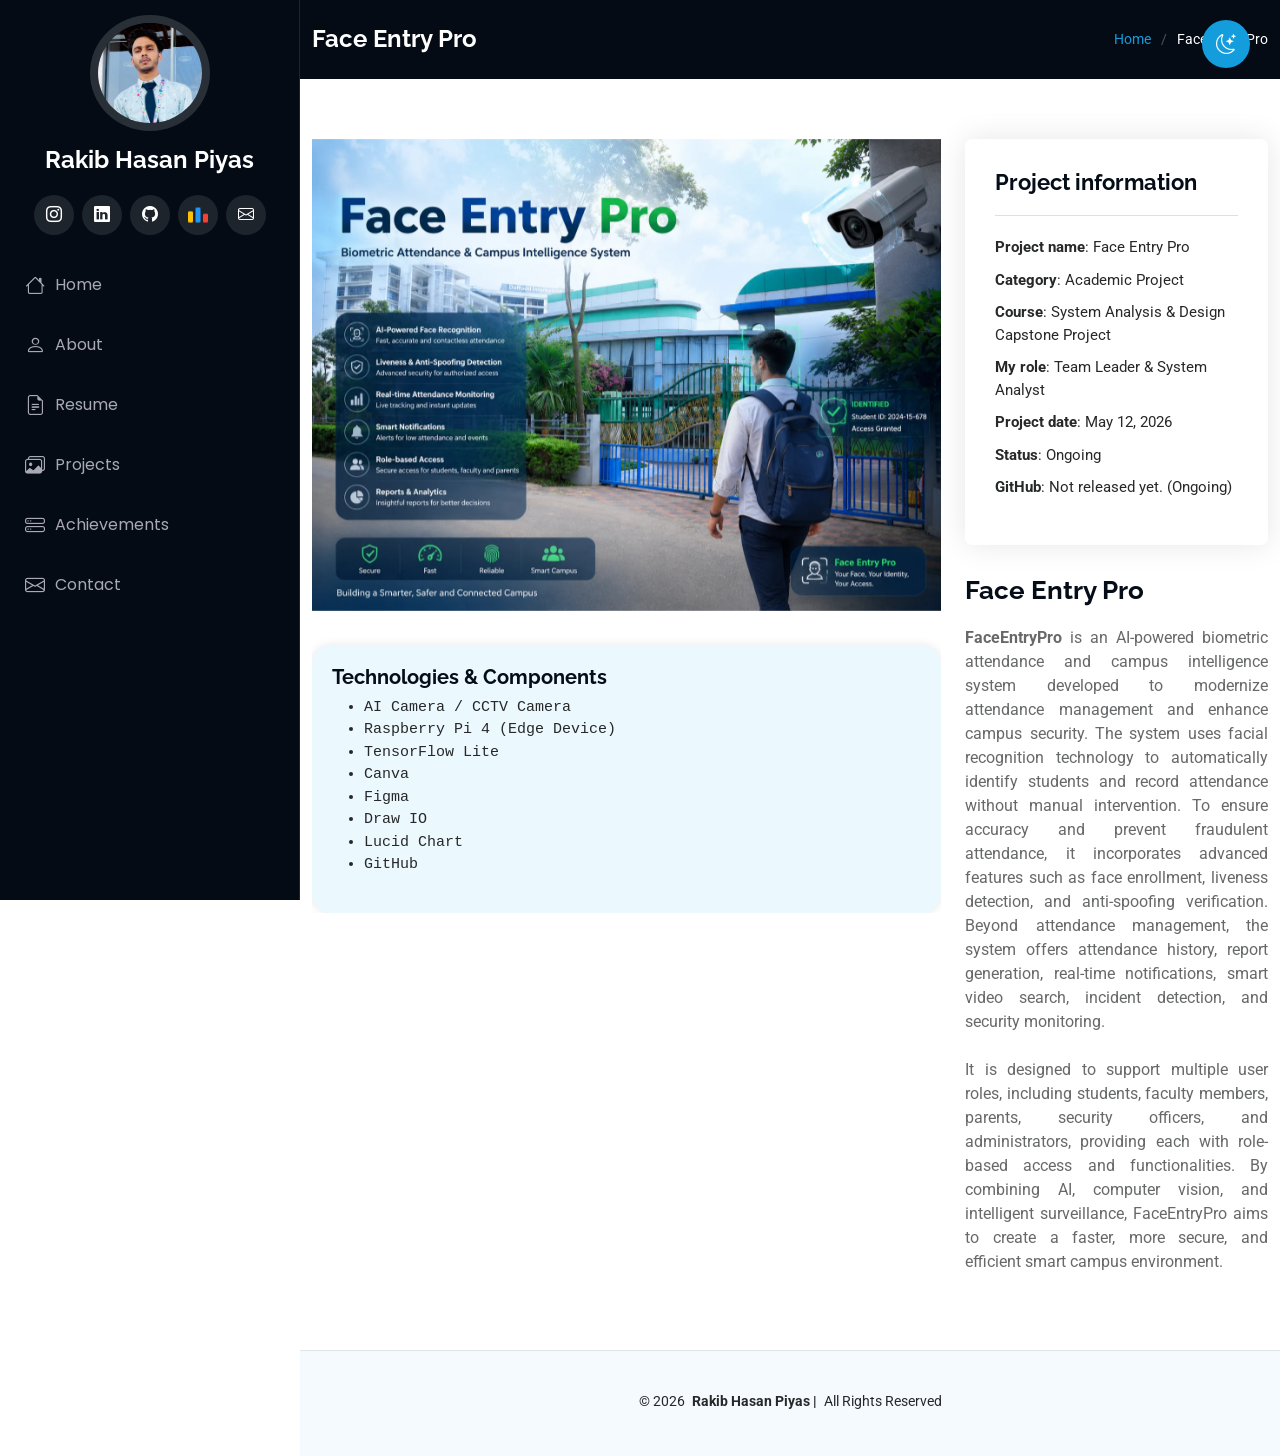
<file: face-entry-pro.html>
<!DOCTYPE html>
<html lang="en">

<head>
  <meta charset="utf-8">
  <meta content="width=device-width, initial-scale=1.0" name="viewport">
  <title>Face Entry Pro</title>
  <meta content="" name="description">
  <meta content="" name="keywords">

  <!-- Favicons -->
  <link href="assets/img/favicon.png" rel="icon">
  <link href="assets/img/apple-touch-icon.png" rel="apple-touch-icon">

  <!-- Fonts -->
  <link href="https://fonts.googleapis.com" rel="preconnect">
  <link href="https://fonts.gstatic.com" rel="preconnect" crossorigin>
  <link href="https://fonts.googleapis.com/css2?family=Roboto:ital,wght@0,100;0,300;0,400;0,500;0,700;0,900;1,100;1,300;1,400;1,500;1,700;1,900&family=Poppins:ital,wght@0,100;0,200;0,300;0,400;0,500;0,600;0,700;0,800;0,900;1,100;1,200;1,300;1,400;1,500;1,600;1,700;1,800;1,900&family=Raleway:ital,wght@0,100;0,200;0,300;0,400;0,500;0,600;0,700;0,800;0,900;1,100;1,200;1,300;1,400;1,500;1,600;1,700;1,800;1,900&display=swap" rel="stylesheet">

  <!-- Vendor CSS Files -->
  <link href="assets/vendor/bootstrap/css/bootstrap.min.css" rel="stylesheet">
  <link href="assets/vendor/bootstrap-icons/bootstrap-icons.css" rel="stylesheet">
  <link href="assets/vendor/aos/aos.css" rel="stylesheet">
  <link href="assets/vendor/glightbox/css/glightbox.min.css" rel="stylesheet">
  <link href="assets/vendor/swiper/swiper-bundle.min.css" rel="stylesheet">

  <!-- Main CSS File -->
  <link href="assets/css/main.css" rel="stylesheet">

  
</head>

<body class="portfolio-details-page">

  <header id="header" class="header dark-background d-flex flex-column">
    <i class="header-toggle d-xl-none bi bi-list"></i>

    <div class="profile-img">
      <img loading="lazy" src="assets/img/profile-img.jpeg" alt="" class="img-fluid rounded-circle">
    </div>

    <a href="index.html" class="logo d-flex align-items-center justify-content-center">
      <h1 class="sitename">Rakib Hasan Piyas</h1>
    </a>

    <button id="theme-toggle" title="Toggle dark mode">
      <i class="bi bi-moon-stars"></i>
    </button>

    <div class="social-links text-center">
      <a href="https://www.instagram.com/rhpiyas/" target="_blank" class="instagram"><i class="bi bi-instagram"></i></a>
      <a href="https://www.linkedin.com/in/rhpiyas/" target="_blank" class="linkedin"><i class="bi bi-linkedin"></i></a>
      <a href="https://github.com/rhpiyas" target="_blank" class="github"><i class="bi bi-github"></i></a>
      <a href="https://codeforces.com/profile/rh_piyas" target="_blank" class="codeforces">
        <img loading="lazy" src="assets/icon/codeforces.png" alt="Codeforces" width="20" height="20">
      </a>

      <a href="mailto:rakibhasanpiyas97@gmail.com?subject=Request%20to%20contact%20you%20from%20your%20Portfolio&body=Dear%20Rakib%20Hasan%20Piyas,%0A%0A"
          target="_blank">
          <i class="bi bi-envelope"></i>
      </a>

    </div>

    <nav id="navmenu" class="navmenu">
      <ul>
        <li><a href="index.html#hero"><i class="bi bi-house navicon"></i>Home</a></li>
        <li><a href="index.html#about"><i class="bi bi-person navicon"></i> About</a></li>
        <li><a href="index.html#resume"><i class="bi bi-file-earmark-text navicon"></i> Resume</a></li>
        <li><a href="index.html#projects"><i class="bi bi-images navicon"></i> Projects</a></li>
        <li><a href="index.html#achievements"><i class="bi bi-hdd-stack navicon"></i> Achievements</a></li>
        <li><a href="index.html#contact"><i class="bi bi-envelope navicon"></i> Contact</a></li>
      </ul>
    </nav>

  </header>

  <main class="main">

    <!-- Page Title -->
    <div class="page-title dark-background">
      <div class="container d-lg-flex justify-content-between align-items-center">
        <h1 class="mb-2 mb-lg-0">Face Entry Pro</h1>
        <nav class="breadcrumbs">
          <ol>
            <li><a href="index.html">Home</a></li>
            <li class="current">Face Entry Pro</li>
          </ol>
        </nav>
      </div>
    </div><!-- End Page Title -->

    <!-- Portfolio Details Section -->
    <section id="portfolio-details" class="portfolio-details section">

      <div class="container" data-aos="fade-up" data-aos-delay="100">

        <div class="row gy-4">

          <div class="col-lg-8">
            <div class="portfolio-details-slider swiper init-swiper">

              <script type="application/json" class="swiper-config">
                {
                  "loop": true,
                  "speed": 500,
                  "autoplay": {
                    "delay": 3000
                  },
                  "slidesPerView": "auto",
                  "pagination": {
                    "el": ".swiper-pagination",
                    "type": "bullets",
                    "clickable": true
                  }
                }
              </script>

              <div class="swiper-wrapper align-items-center">

                <div class="swiper-slide">
                  <img loading="lazy" src="assets/img/portfolio/face-entry-pro/face-entry-pro1.webp" alt="">
                </div>

                

              </div>
              <div class="swiper-pagination"></div>

              <br>
             <div class="tech">
                <h5><b>Technologies & Components</b></h5>
                <ul class="techContent">
                  <li>AI Camera / CCTV Camera</li>
                  <li>Raspberry Pi 4 (Edge Device)</li>
                  <li>TensorFlow Lite</li>
                  <li>Canva</li>
                  <li>Figma</li>
                  <li>Draw IO</li>
                  <li>Lucid Chart</li>
                  <li>GitHub</li>
                </ul>
             </div>

            </div>
          </div>
          

          <div class="col-lg-4">
            <div class=" imgcus portfolio-info" data-aos="fade-up" data-aos-delay="200">
              <h3>Project information</h3>
              <ul>
                <li><strong>Project name</strong>: Face Entry Pro</li>
                <li><strong>Category</strong>: Academic Project</li>
                <li><strong>Course</strong>: System Analysis & Design Capstone Project</li>
                <li><strong>My role</strong>: Team Leader & System Analyst</li>
                <li><strong>Project date</strong>: May 12, 2026</li>
                <li><strong>Status</strong>: Ongoing</li>
                <li><strong>GitHub</strong>: Not released yet. (Ongoing)</li>
              </ul>
            </div>
            <div class="portfolio-description" data-aos="fade-up" data-aos-delay="300">
              <h2>Face Entry Pro</h2>
              <p style="text-align: justify;">
                <b>FaceEntryPro</b> is an AI-powered biometric attendance and campus intelligence system developed to modernize attendance management 
                and enhance campus security. The system uses facial recognition technology to automatically identify students and record attendance without manual intervention. 
                To ensure accuracy and prevent fraudulent attendance, it incorporates advanced features such as face enrollment, liveness detection, and anti-spoofing verification. 
                Beyond attendance management, the system offers attendance history, report generation, real-time notifications, smart video search, incident detection, and security monitoring.
                <br><br>
                 
                It is designed to support multiple user roles, including students, faculty members, parents, security officers, and administrators, providing each with role-based access and functionalities. 
                By combining AI, computer vision, and intelligent surveillance, FaceEntryPro aims to create a faster, more secure, and efficient smart campus environment.

              </p>
            </div>
          </div>

        </div>

      </div>

    </section><!-- /Portfolio Details Section -->

  </main>

  <footer id="footer" class="footer position-relative light-background">

    <div class="container">
      <div class="copyright text-center ">
        <p>© <span>2026</span> <strong class="px-1 sitename">Rakib Hasan Piyas  | </strong> <span>All Rights Reserved</span></p>
      </div>
      <div class="credits">
        
         
      </div>
    </div>

  </footer>

  <!-- Scroll Top -->
  <a href="#" id="scroll-top" class="scroll-top d-flex align-items-center justify-content-center"><i class="bi bi-arrow-up-short"></i></a>

  <!-- Preloader -->
  <div id="preloader"></div>

  <!-- Vendor JS Files -->
  <script src="assets/vendor/bootstrap/js/bootstrap.bundle.min.js"></script>
  <script src="assets/vendor/php-email-form/validate.js"></script>
  <script src="assets/vendor/aos/aos.js"></script>
  <script src="assets/vendor/typed.js/typed.umd.js"></script>
  <script src="assets/vendor/purecounter/purecounter_vanilla.js"></script>
  <script src="assets/vendor/waypoints/noframework.waypoints.js"></script>
  <script src="assets/vendor/glightbox/js/glightbox.min.js"></script>
  <script src="assets/vendor/imagesloaded/imagesloaded.pkgd.min.js"></script>
  <script src="assets/vendor/isotope-layout/isotope.pkgd.min.js"></script>
  <script src="assets/vendor/swiper/swiper-bundle.min.js"></script>

  <!-- Main JS File -->
  <script src="assets/js/main.js"></script>

</body>

</html>
</file>
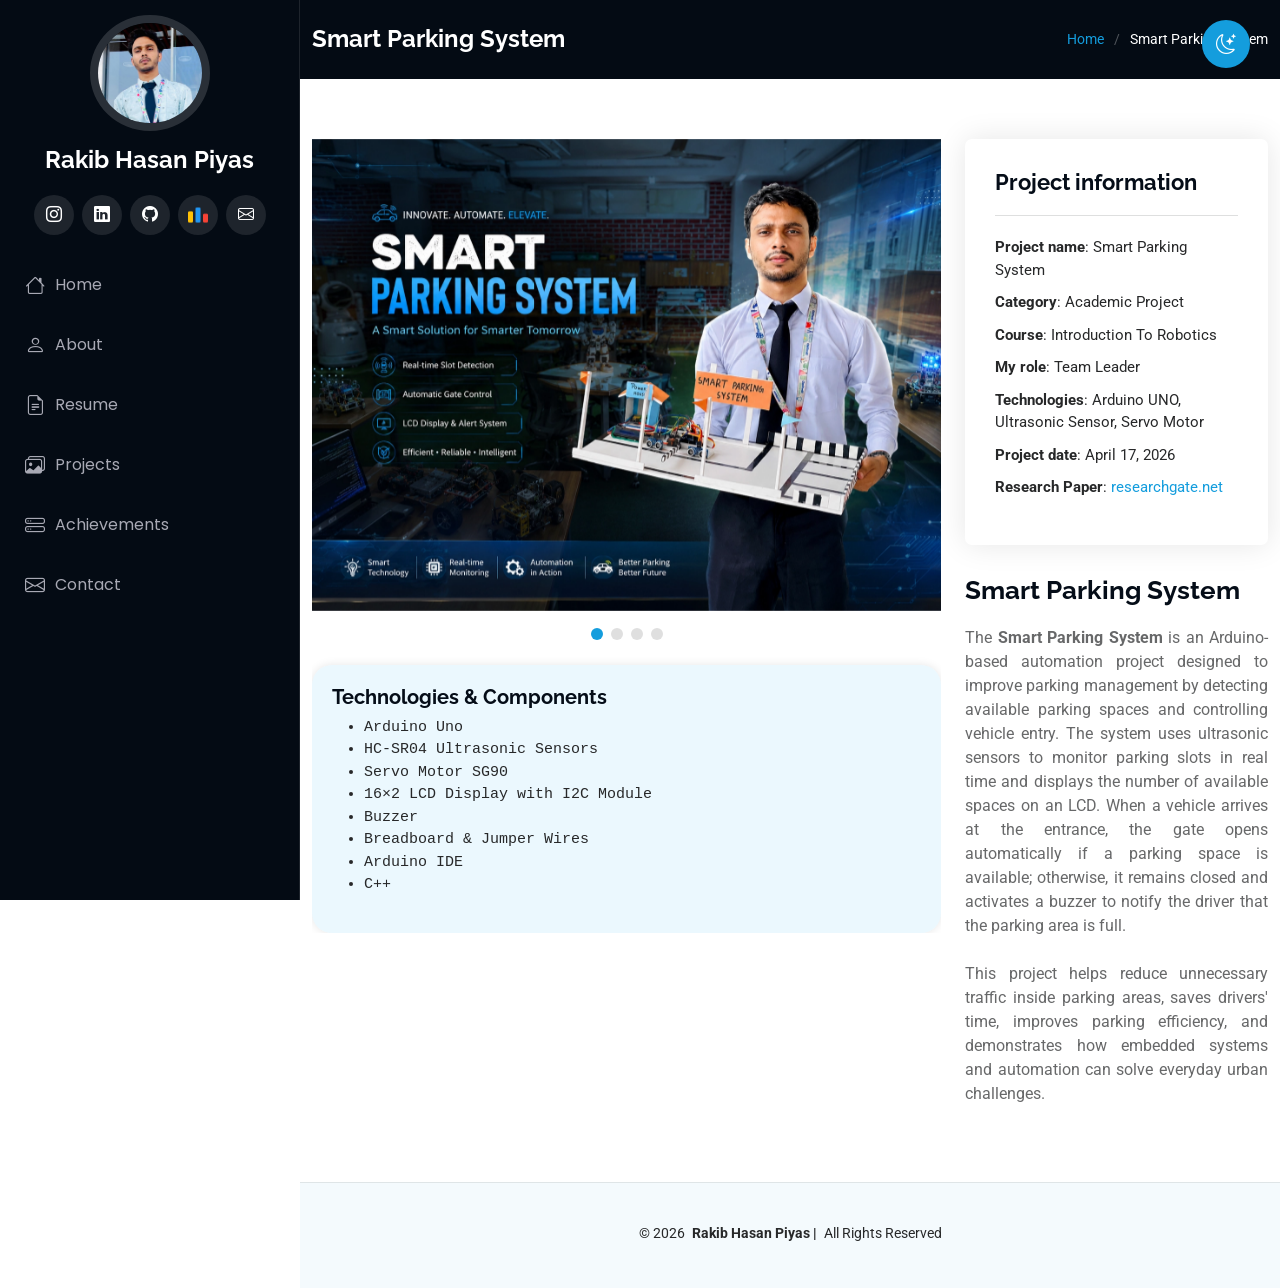
<file: smart-parking-system.html>
<!DOCTYPE html>
<html lang="en">

<head>
  <meta charset="utf-8">
  <meta content="width=device-width, initial-scale=1.0" name="viewport">
  <title>Smart Parking System</title>
  <meta content="" name="description">
  <meta content="" name="keywords">

  <!-- Favicons -->
  <link href="assets/img/favicon.png" rel="icon">
  <link href="assets/img/apple-touch-icon.png" rel="apple-touch-icon">

  <!-- Fonts -->
  <link href="https://fonts.googleapis.com" rel="preconnect">
  <link href="https://fonts.gstatic.com" rel="preconnect" crossorigin>
  <link href="https://fonts.googleapis.com/css2?family=Roboto:ital,wght@0,100;0,300;0,400;0,500;0,700;0,900;1,100;1,300;1,400;1,500;1,700;1,900&family=Poppins:ital,wght@0,100;0,200;0,300;0,400;0,500;0,600;0,700;0,800;0,900;1,100;1,200;1,300;1,400;1,500;1,600;1,700;1,800;1,900&family=Raleway:ital,wght@0,100;0,200;0,300;0,400;0,500;0,600;0,700;0,800;0,900;1,100;1,200;1,300;1,400;1,500;1,600;1,700;1,800;1,900&display=swap" rel="stylesheet">

  <!-- Vendor CSS Files -->
  <link href="assets/vendor/bootstrap/css/bootstrap.min.css" rel="stylesheet">
  <link href="assets/vendor/bootstrap-icons/bootstrap-icons.css" rel="stylesheet">
  <link href="assets/vendor/aos/aos.css" rel="stylesheet">
  <link href="assets/vendor/glightbox/css/glightbox.min.css" rel="stylesheet">
  <link href="assets/vendor/swiper/swiper-bundle.min.css" rel="stylesheet">

  <!-- Main CSS File -->
  <link href="assets/css/main.css" rel="stylesheet">

  
</head>

<body class="portfolio-details-page">

  <header id="header" class="header dark-background d-flex flex-column">
    <i class="header-toggle d-xl-none bi bi-list"></i>

    <div class="profile-img">
      <img loading="lazy" src="assets/img/profile-img.jpeg" alt="" class="img-fluid rounded-circle">
    </div>

    <a href="index.html" class="logo d-flex align-items-center justify-content-center">
      <h1 class="sitename">Rakib Hasan Piyas</h1>
    </a>

    <button id="theme-toggle" title="Toggle dark mode">
      <i class="bi bi-moon-stars"></i>
    </button>

    <div class="social-links text-center">
      <a href="https://www.instagram.com/rhpiyas/" target="_blank" class="instagram"><i class="bi bi-instagram"></i></a>
      <a href="https://www.linkedin.com/in/rhpiyas/" target="_blank" class="linkedin"><i class="bi bi-linkedin"></i></a>
      <a href="https://github.com/rhpiyas" target="_blank" class="github"><i class="bi bi-github"></i></a>
      <a href="https://codeforces.com/profile/rh_piyas" target="_blank" class="codeforces">
        <img loading="lazy" src="assets/icon/codeforces.png" alt="Codeforces" width="20" height="20">
      </a>

      <a href="mailto:rakibhasanpiyas97@gmail.com?subject=Request%20to%20contact%20you%20from%20your%20Portfolio&body=Dear%20Rakib%20Hasan%20Piyas,%0A%0A"
          target="_blank">
          <i class="bi bi-envelope"></i>
      </a>

    </div>

    <nav id="navmenu" class="navmenu">
      <ul>
        <li><a href="index.html#hero"><i class="bi bi-house navicon"></i>Home</a></li>
        <li><a href="index.html#about"><i class="bi bi-person navicon"></i> About</a></li>
        <li><a href="index.html#resume"><i class="bi bi-file-earmark-text navicon"></i> Resume</a></li>
        <li><a href="index.html#projects"><i class="bi bi-images navicon"></i> Projects</a></li>
        <li><a href="index.html#achievements"><i class="bi bi-hdd-stack navicon"></i> Achievements</a></li>
        <li><a href="index.html#contact"><i class="bi bi-envelope navicon"></i> Contact</a></li>
      </ul>
    </nav>

  </header>

  <main class="main">

    <!-- Page Title -->
    <div class="page-title dark-background">
      <div class="container d-lg-flex justify-content-between align-items-center">
        <h1 class="mb-2 mb-lg-0">Smart Parking System</h1>
        <nav class="breadcrumbs">
          <ol>
            <li><a href="index.html">Home</a></li>
            <li class="current">Smart Parking System</li>
          </ol>
        </nav>
      </div>
    </div><!-- End Page Title -->

    <!-- Portfolio Details Section -->
    <section id="portfolio-details" class="portfolio-details section">

      <div class="container" data-aos="fade-up" data-aos-delay="100">

        <div class="row gy-4">

          <div class="col-lg-8">
            <div class="portfolio-details-slider swiper init-swiper">

              <script type="application/json" class="swiper-config">
                {
                  "loop": true,
                  "speed": 500,
                  "autoplay": {
                    "delay": 3000
                  },
                  "slidesPerView": "auto",
                  "pagination": {
                    "el": ".swiper-pagination",
                    "type": "bullets",
                    "clickable": true
                  }
                }
              </script>

              <div class="swiper-wrapper align-items-center">

                <div class="swiper-slide">
                  <img loading="lazy" src="assets/img/portfolio/smart-parking/smart-parking1.webp" alt="">
                </div>

                <div class="swiper-slide">
                  <img loading="lazy" src="assets/img/portfolio/smart-parking/smart-parking2.webp" alt="">
                </div>

                <div class="swiper-slide">
                  <img loading="lazy" src="assets/img/portfolio/smart-parking/smart-parking4.webp" alt="">
                </div>

                <div class="swiper-slide">
                  <img loading="lazy" src="assets/img/portfolio/smart-parking/smart-parking5.webp" alt="">
                </div>

              </div>
              <div class="swiper-pagination"></div>

              
             <div class="tech">
                <h5><b>Technologies & Components</b></h5>
                <ul class="techContent">
                  <li>Arduino Uno</li>
                  <li>HC-SR04 Ultrasonic Sensors</li>
                  <li>Servo Motor SG90</li>
                  <li>16×2 LCD Display with I2C Module</li>
                  <li>Buzzer</li>
                  <li>Breadboard & Jumper Wires</li>
                  <li>Arduino IDE</li>
                  <li>C++</li>
                </ul>
             </div>

            </div>
          </div>
          

          <div class="col-lg-4">
            <div class=" imgcus portfolio-info" data-aos="fade-up" data-aos-delay="200">
              <h3>Project information</h3>
              <ul>
                <li><strong>Project name</strong>: Smart Parking System</li>
                <li><strong>Category</strong>: Academic Project</li>
                <li><strong>Course</strong>: Introduction To Robotics</li>
                <li><strong>My role</strong>: Team Leader</li>
                <li><strong>Technologies</strong>: Arduino UNO, Ultrasonic Sensor, Servo Motor</li>
                <li><strong>Project date</strong>: April 17, 2026</li>
                <li><strong>Research Paper</strong>: <a target="_blank" href="https://www.researchgate.net/publication/404082539_Smart_Parking_System">researchgate.net</a></li>
              </ul>
            </div>
            <div class="portfolio-description" data-aos="fade-up" data-aos-delay="300">
              <h2>Smart Parking System</h2>
              <p style="text-align: justify;">
                The <b>Smart Parking System</b> is an Arduino-based automation project designed to improve parking management by detecting available parking spaces 
                and controlling vehicle entry. The system uses ultrasonic sensors to monitor parking slots in real time and displays the number of available spaces on an LCD. 
                When a vehicle arrives at the entrance, the gate opens automatically if a parking space is available; otherwise, 
                it remains closed and activates a buzzer to notify the driver that the parking area is full.
                <br> <br>
                This project helps reduce unnecessary traffic inside parking areas, saves drivers' time, improves parking efficiency, 
                and demonstrates how embedded systems and automation can solve everyday urban challenges.
              </p>
            </div>
          </div>

        </div>

      </div>

    </section><!-- /Portfolio Details Section -->

  </main>

  <footer id="footer" class="footer position-relative light-background">

    <div class="container">
      <div class="copyright text-center ">
        <p>© <span>2026</span> <strong class="px-1 sitename">Rakib Hasan Piyas  | </strong> <span>All Rights Reserved</span></p>
      </div>
      <div class="credits">
        
         
      </div>
    </div>

  </footer>

  <!-- Scroll Top -->
  <a href="#" id="scroll-top" class="scroll-top d-flex align-items-center justify-content-center"><i class="bi bi-arrow-up-short"></i></a>

  <!-- Preloader -->
  <div id="preloader"></div>

  <!-- Vendor JS Files -->
  <script src="assets/vendor/bootstrap/js/bootstrap.bundle.min.js"></script>
  <script src="assets/vendor/php-email-form/validate.js"></script>
  <script src="assets/vendor/aos/aos.js"></script>
  <script src="assets/vendor/typed.js/typed.umd.js"></script>
  <script src="assets/vendor/purecounter/purecounter_vanilla.js"></script>
  <script src="assets/vendor/waypoints/noframework.waypoints.js"></script>
  <script src="assets/vendor/glightbox/js/glightbox.min.js"></script>
  <script src="assets/vendor/imagesloaded/imagesloaded.pkgd.min.js"></script>
  <script src="assets/vendor/isotope-layout/isotope.pkgd.min.js"></script>
  <script src="assets/vendor/swiper/swiper-bundle.min.js"></script>

  <!-- Main JS File -->
  <script src="assets/js/main.js"></script>

</body>

</html>
</file>
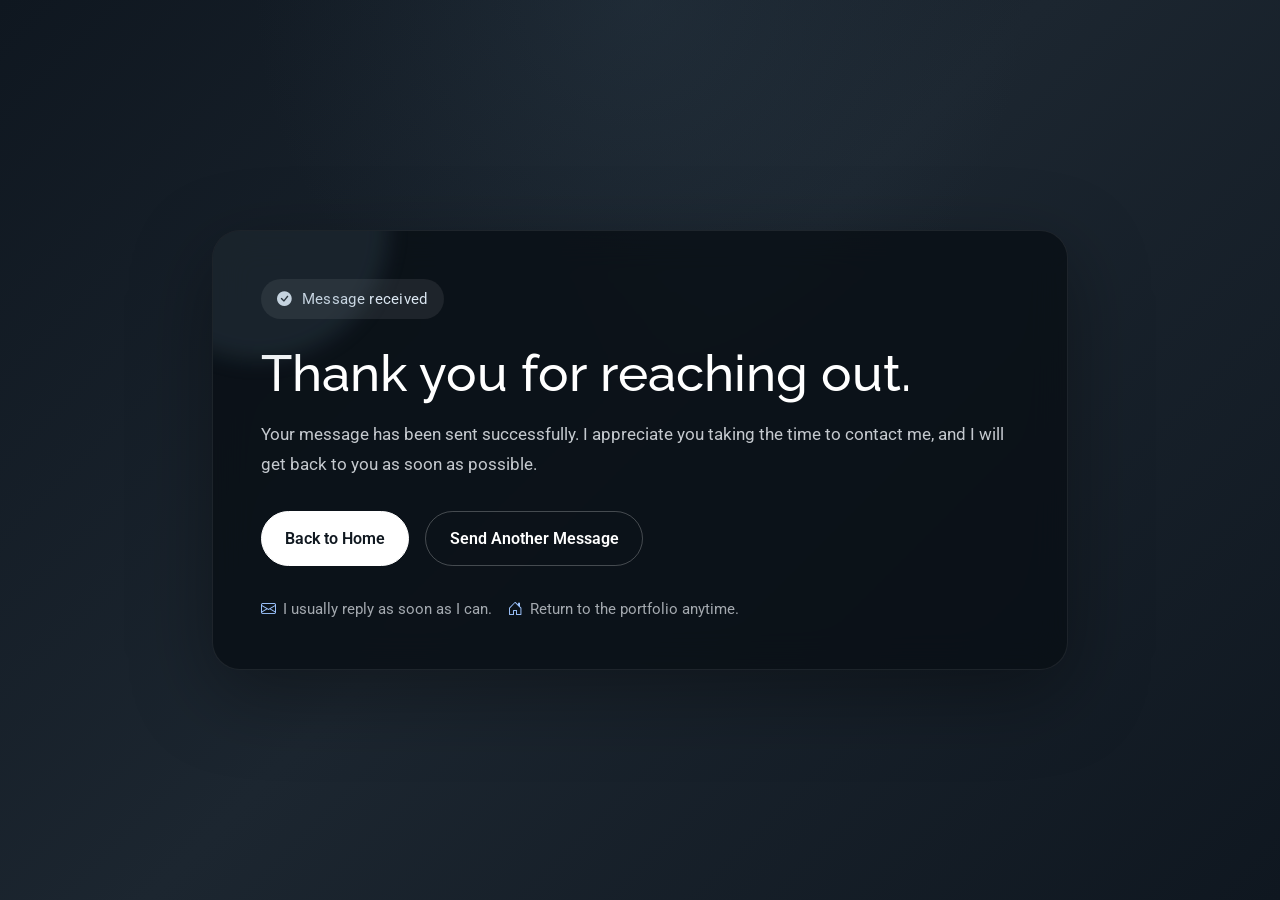
<file: thank-you.html>
<!DOCTYPE html>
<html lang="en">

<head>
  <meta charset="utf-8">
  <meta content="width=device-width, initial-scale=1.0" name="viewport">
  <title>Thank You | Rakib Hasan Piyas</title>
  <meta content="Thank you for reaching out to Rakib Hasan Piyas." name="description">
  <meta content="thank you, contact, portfolio" name="keywords">

  <!-- Favicons -->
  <link href="assets/img/favicon.png" rel="icon">
  <link href="assets/img/apple-touch-icon.png" rel="apple-touch-icon">

  <!-- Fonts -->
  <link href="https://fonts.googleapis.com" rel="preconnect">
  <link href="https://fonts.gstatic.com" rel="preconnect" crossorigin>
  <link href="https://fonts.googleapis.com/css2?family=Roboto:ital,wght@0,100;0,300;0,400;0,500;0,700;0,900;1,100;1,300;1,400;1,500;1,700;1,900&family=Poppins:ital,wght@0,100;0,200;0,300;0,400;0,500;0,600;0,700;0,800;0,900;1,100;1,200;1,300;1,400;1,500;1,600;1,700;1,800;1,900&family=Raleway:ital,wght@0,100;0,200;0,300;0,400;0,500;0,600;0,700;0,800;0,900;1,100;1,200;1,300;1,400;1,500;1,600;1,700;1,800;1,900&display=swap" rel="stylesheet">

  <!-- Vendor CSS Files -->
  <link href="assets/vendor/bootstrap/css/bootstrap.min.css" rel="stylesheet">
  <link href="assets/vendor/bootstrap-icons/bootstrap-icons.css" rel="stylesheet">
  <link href="assets/vendor/aos/aos.css" rel="stylesheet">

  <!-- Main CSS File -->
  <link href="assets/css/main.css" rel="stylesheet">

  <style>
    body.thank-you-page {
      min-height: 100vh;
      display: flex;
      align-items: center;
      justify-content: center;
      background:
        radial-gradient(circle at top, rgba(60, 82, 99, 0.22), transparent 35%),
        linear-gradient(135deg, #0f1720 0%, #1c2630 48%, #0f1720 100%);
      color: #eef2f7;
    }

    .thank-you-shell {
      width: min(920px, calc(100% - 2rem));
      padding: 2rem;
    }

    .thank-you-card {
      position: relative;
      overflow: hidden;
      border-radius: 28px;
      padding: 3rem;
      background: rgba(9, 15, 21, 0.82);
      border: 1px solid rgba(255, 255, 255, 0.08);
      box-shadow: 0 24px 80px rgba(0, 0, 0, 0.35);
      backdrop-filter: blur(18px);
    }

    .thank-you-card::before {
      content: "";
      position: absolute;
      inset: -30% auto auto -10%;
      width: 260px;
      height: 260px;
      border-radius: 50%;
      background: rgba(96, 125, 139, 0.18);
      filter: blur(10px);
    }

    .thank-you-badge {
      display: inline-flex;
      align-items: center;
      gap: 0.6rem;
      padding: 0.55rem 1rem;
      border-radius: 999px;
      background: rgba(255, 255, 255, 0.08);
      color: #dce7f2;
      font-size: 0.92rem;
      letter-spacing: 0.02em;
      margin-bottom: 1.5rem;
    }

    .thank-you-card h1 {
      color: #ffffff;
      font-size: clamp(2.2rem, 4vw, 4rem);
      margin-bottom: 1rem;
    }

    .thank-you-card p {
      color: rgba(238, 242, 247, 0.82);
      font-size: 1.05rem;
      line-height: 1.75;
      max-width: 52rem;
    }

    .thank-you-actions {
      display: flex;
      flex-wrap: wrap;
      gap: 1rem;
      margin-top: 2rem;
    }

    .thank-you-actions .btn {
      border-radius: 999px;
      padding: 0.9rem 1.45rem;
      font-weight: 600;
    }

    .btn-home {
      background: #ffffff;
      color: #101820;
      border: 1px solid #ffffff;
    }

    .btn-home:hover {
      background: transparent;
      color: #ffffff;
    }

    .btn-message {
      background: transparent;
      color: #ffffff;
      border: 1px solid rgba(255, 255, 255, 0.24);
    }

    .btn-message:hover {
      background: rgba(255, 255, 255, 0.08);
      color: #ffffff;
    }

    .thank-you-meta {
      margin-top: 2rem;
      display: flex;
      flex-wrap: wrap;
      gap: 1rem;
      color: rgba(238, 242, 247, 0.68);
      font-size: 0.95rem;
    }

    .thank-you-meta span {
      display: inline-flex;
      align-items: center;
      gap: 0.45rem;
    }

    .thank-you-meta i {
      color: #9ec5ff;
    }

    @media (max-width: 576px) {
      .thank-you-shell {
        width: 100%;
        padding: 1rem;
      }

      .thank-you-card {
        padding: 1.75rem;
        border-radius: 22px;
      }
    }
  </style>
</head>

<body class="thank-you-page">
  <main class="thank-you-shell">
    <section class="thank-you-card" data-aos="fade-up">
      <div class="thank-you-badge">
        <i class="bi bi-check-circle-fill"></i>
        Message received
      </div>
      <h1>Thank you for reaching out.</h1>
      <p>
        Your message has been sent successfully. I appreciate you taking the time to contact me, and I will get back
        to you as soon as possible.
      </p>
      <div class="thank-you-actions">
        <a href="index.html#hero" class="btn btn-home">Back to Home</a>
        <a href="index.html#contact" class="btn btn-message">Send Another Message</a>
      </div>
      <div class="thank-you-meta">
        <span><i class="bi bi-envelope"></i> I usually reply as soon as I can.</span>
        <span><i class="bi bi-house-door"></i> Return to the portfolio anytime.</span>
      </div>
    </section>
  </main>

  <script src="assets/vendor/aos/aos.js"></script>
  <script>
    AOS.init({ duration: 800, once: true });
  </script>
</body>

</html>
</file>
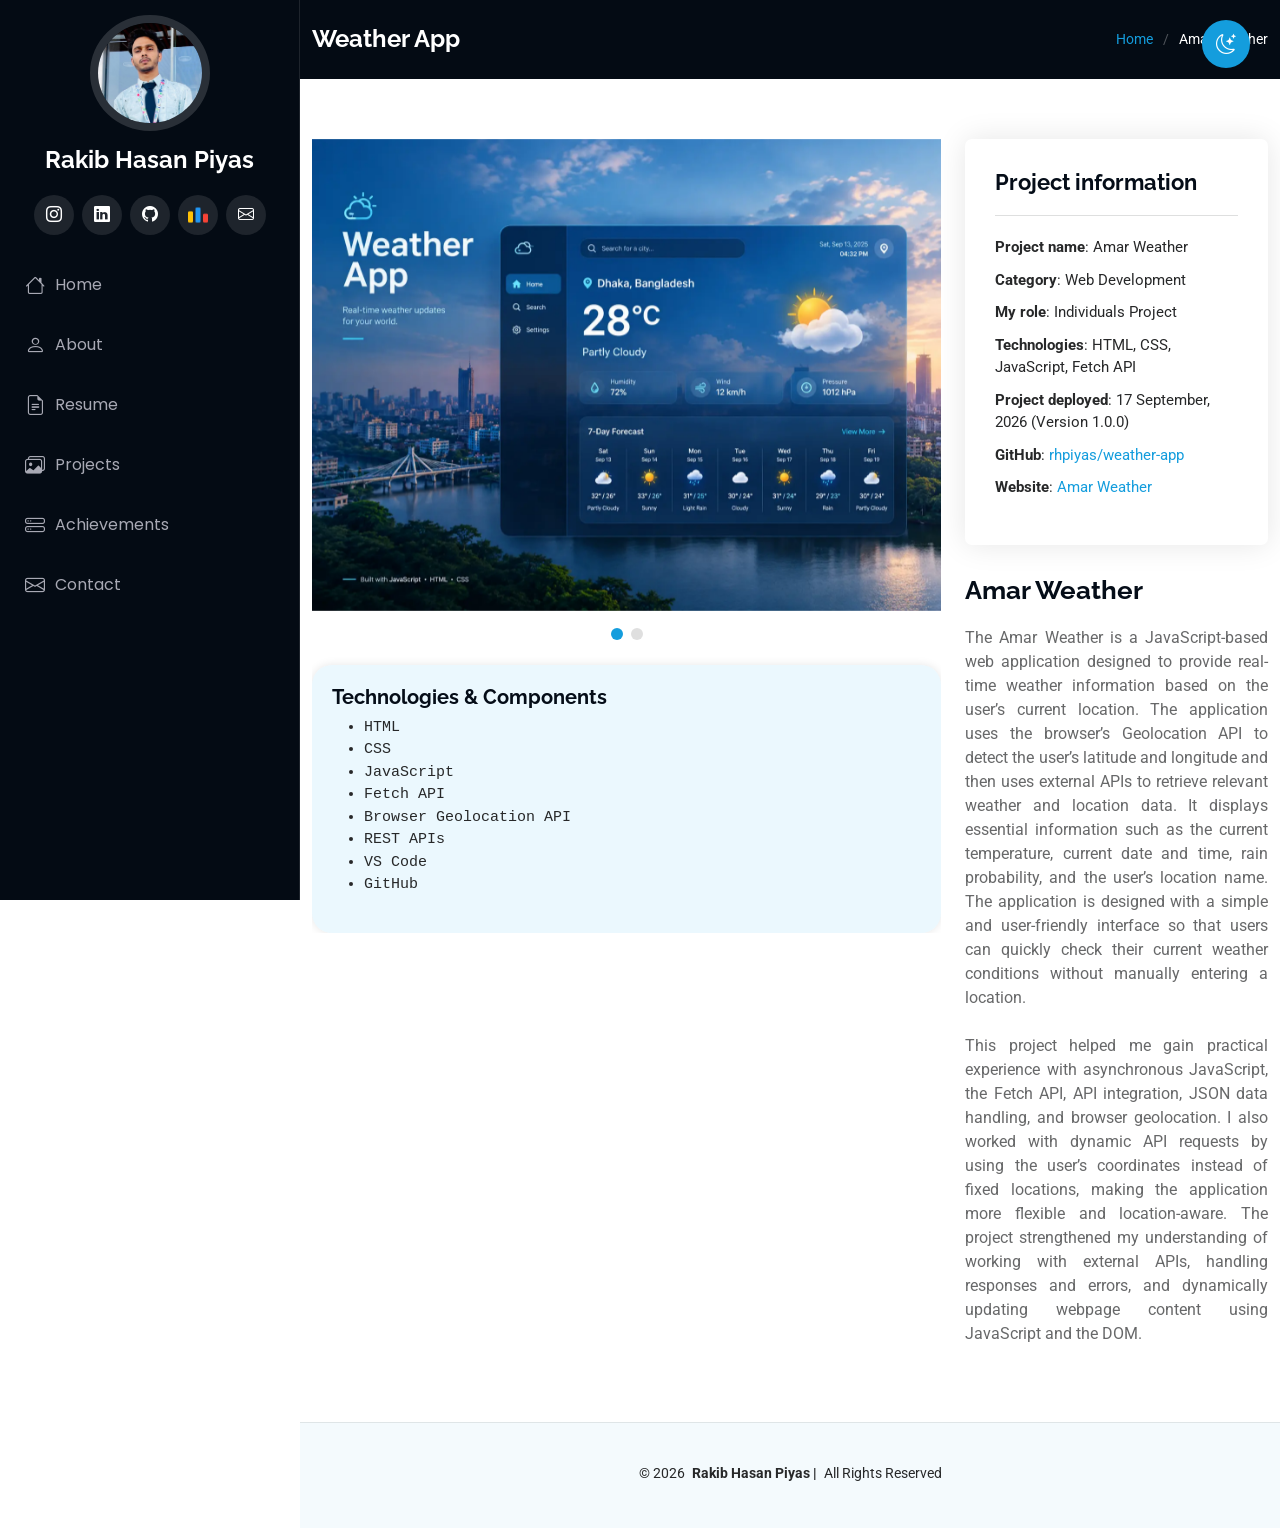
<file: weather-app.html>
<!DOCTYPE html>
<html lang="en">

<head>
  <meta charset="utf-8">
  <meta content="width=device-width, initial-scale=1.0" name="viewport">
  <title>Amar Weather</title>
  <meta content="" name="description">
  <meta content="" name="keywords">

  <!-- Favicons -->
  <link href="assets/img/favicon.png" rel="icon">
  <link href="assets/img/apple-touch-icon.png" rel="apple-touch-icon">

  <!-- Fonts -->
  <link href="https://fonts.googleapis.com" rel="preconnect">
  <link href="https://fonts.gstatic.com" rel="preconnect" crossorigin>
  <link href="https://fonts.googleapis.com/css2?family=Roboto:ital,wght@0,100;0,300;0,400;0,500;0,700;0,900;1,100;1,300;1,400;1,500;1,700;1,900&family=Poppins:ital,wght@0,100;0,200;0,300;0,400;0,500;0,600;0,700;0,800;0,900;1,100;1,200;1,300;1,400;1,500;1,600;1,700;1,800;1,900&family=Raleway:ital,wght@0,100;0,200;0,300;0,400;0,500;0,600;0,700;0,800;0,900;1,100;1,200;1,300;1,400;1,500;1,600;1,700;1,800;1,900&display=swap" rel="stylesheet">

  <!-- Vendor CSS Files -->
  <link href="assets/vendor/bootstrap/css/bootstrap.min.css" rel="stylesheet">
  <link href="assets/vendor/bootstrap-icons/bootstrap-icons.css" rel="stylesheet">
  <link href="assets/vendor/aos/aos.css" rel="stylesheet">
  <link href="assets/vendor/glightbox/css/glightbox.min.css" rel="stylesheet">
  <link href="assets/vendor/swiper/swiper-bundle.min.css" rel="stylesheet">

  <!-- Main CSS File -->
  <link href="assets/css/main.css" rel="stylesheet">

  
</head>

<body class="portfolio-details-page">

  <header id="header" class="header dark-background d-flex flex-column">
    <i class="header-toggle d-xl-none bi bi-list"></i>

    <div class="profile-img">
      <img loading="lazy" src="assets/img/profile-img.jpeg" alt="" class="img-fluid rounded-circle">
    </div>

    <a href="index.html" class="logo d-flex align-items-center justify-content-center">
      <h1 class="sitename">Rakib Hasan Piyas</h1>
    </a>

    <button id="theme-toggle" title="Toggle dark mode">
      <i class="bi bi-moon-stars"></i>
    </button>

    <div class="social-links text-center">
      <a href="https://www.instagram.com/rhpiyas/" target="_blank" class="instagram"><i class="bi bi-instagram"></i></a>
      <a href="https://www.linkedin.com/in/rhpiyas/" target="_blank" class="linkedin"><i class="bi bi-linkedin"></i></a>
      <a href="https://github.com/rhpiyas" target="_blank" class="github"><i class="bi bi-github"></i></a>
      <a href="https://codeforces.com/profile/rh_piyas" target="_blank" class="codeforces">
        <img loading="lazy" src="assets/icon/codeforces.png" alt="Codeforces" width="20" height="20">
      </a>

      <a href="mailto:rakibhasanpiyas97@gmail.com?subject=Request%20to%20contact%20you%20from%20your%20Portfolio&body=Dear%20Rakib%20Hasan%20Piyas,%0A%0A"
          target="_blank">
          <i class="bi bi-envelope"></i>
      </a>

    </div>

    <nav id="navmenu" class="navmenu">
      <ul>
        <li><a href="index.html#hero"><i class="bi bi-house navicon"></i>Home</a></li>
        <li><a href="index.html#about"><i class="bi bi-person navicon"></i> About</a></li>
        <li><a href="index.html#resume"><i class="bi bi-file-earmark-text navicon"></i> Resume</a></li>
        <li><a href="index.html#projects"><i class="bi bi-images navicon"></i> Projects</a></li>
        <li><a href="index.html#achievements"><i class="bi bi-hdd-stack navicon"></i> Achievements</a></li>
        <li><a href="index.html#contact"><i class="bi bi-envelope navicon"></i> Contact</a></li>
      </ul>
    </nav>

  </header>

  <main class="main">

    <!-- Page Title -->
    <div class="page-title dark-background">
      <div class="container d-lg-flex justify-content-between align-items-center">
        <h1 class="mb-2 mb-lg-0">Weather App</h1>
        <nav class="breadcrumbs">
          <ol>
            <li><a href="index.html">Home</a></li>
            <li class="current">Amar Weather</li>
          </ol>
        </nav>
      </div>
    </div><!-- End Page Title -->

    <!-- Portfolio Details Section -->
    <section id="portfolio-details" class="portfolio-details section">

      <div class="container" data-aos="fade-up" data-aos-delay="100">

        <div class="row gy-4">

          <div class="col-lg-8">
            <div class="portfolio-details-slider swiper init-swiper">

              <script type="application/json" class="swiper-config">
                {
                  "loop": true,
                  "speed": 500,
                  "autoplay": {
                    "delay": 3000
                  },
                  "slidesPerView": "auto",
                  "pagination": {
                    "el": ".swiper-pagination",
                    "type": "bullets",
                    "clickable": true
                  }
                }
              </script>

              <div class="swiper-wrapper align-items-center">

                <div class="swiper-slide">
                  <img loading="lazy" src="assets/img/portfolio/weather-app/weather-app-1.webp" alt="Weather App">
                </div>

                <div class="swiper-slide">
                  <img loading="lazy" src="assets/img/portfolio/weather-app/weather-app-2.jpeg" alt="Weather App">
                </div>
                

              </div>
              <div class="swiper-pagination"></div>

              
             <div class="tech">
                <h5><b>Technologies & Components</b></h5>
                <ul class="techContent">
                  <li>HTML</li>
                  <li>CSS</li>
                  <li>JavaScript</li>
                  <li>Fetch API</li>
                  <li>Browser Geolocation API</li>
                  <li>REST APIs</li>
                  <li>VS Code</li>
                  <li>GitHub</li>
                </ul>
             </div>

            </div>
          </div>
          

          <div class="col-lg-4">
            <div class=" imgcus portfolio-info" data-aos="fade-up" data-aos-delay="200">
              <h3>Project information</h3>
              <ul>
                <li><strong>Project name</strong>: Amar Weather</li>
                <li><strong>Category</strong>: Web Development</li>
                <li><strong>My role</strong>: Individuals Project</li>
                <li><strong>Technologies</strong>: HTML, CSS, JavaScript, Fetch API</li>
                <li><strong>Project deployed</strong>: 17 September, 2026 (Version 1.0.0)</li>
                <li><strong>GitHub</strong>: <a target="_blank" href="https://github.com/rhpiyas/weather-app">rhpiyas/weather-app</a></li>
                <li><strong>Website</strong>: <a target="_blank" href="https://amarweather.vercel.app/">Amar Weather</a></li>
              </ul>
            </div>
            <div class="portfolio-description" data-aos="fade-up" data-aos-delay="300">
              <h2>Amar Weather</h2>
              <p style="text-align: justify;">
                The Amar Weather is a JavaScript-based web application designed to provide real-time weather information based on the user’s current location.
                The application uses the browser’s Geolocation API to detect the user’s latitude and longitude and then uses external APIs to retrieve relevant weather and location data.
                It displays essential information such as the current temperature, current date and time, rain probability, and the user’s location name.
                The application is designed with a simple and user-friendly interface so that users can quickly check their current weather conditions without manually entering a location.
                <br> <br>
                
                This project helped me gain practical experience with asynchronous JavaScript, the Fetch API, API integration, JSON data handling, and browser geolocation.
                I also worked with dynamic API requests by using the user’s coordinates instead of fixed locations, making the application more flexible and location-aware.
                The project strengthened my understanding of working with external APIs, handling responses and errors, and dynamically updating webpage content using JavaScript and the DOM.


              </p>
            </div>
          </div>

        </div>

      </div>

    </section><!-- /Portfolio Details Section -->

  </main>

  <footer id="footer" class="footer position-relative light-background">

    <div class="container">
      <div class="copyright text-center ">
        <p>© <span>2026</span> <strong class="px-1 sitename">Rakib Hasan Piyas  | </strong> <span>All Rights Reserved</span></p>
      </div>
      <div class="credits">
        
         
      </div>
    </div>

  </footer>

  <!-- Scroll Top -->
  <a href="#" id="scroll-top" class="scroll-top d-flex align-items-center justify-content-center"><i class="bi bi-arrow-up-short"></i></a>

  <!-- Preloader -->
  <div id="preloader"></div>

  <!-- Vendor JS Files -->
  <script src="assets/vendor/bootstrap/js/bootstrap.bundle.min.js"></script>
  <script src="assets/vendor/php-email-form/validate.js"></script>
  <script src="assets/vendor/aos/aos.js"></script>
  <script src="assets/vendor/typed.js/typed.umd.js"></script>
  <script src="assets/vendor/purecounter/purecounter_vanilla.js"></script>
  <script src="assets/vendor/waypoints/noframework.waypoints.js"></script>
  <script src="assets/vendor/glightbox/js/glightbox.min.js"></script>
  <script src="assets/vendor/imagesloaded/imagesloaded.pkgd.min.js"></script>
  <script src="assets/vendor/isotope-layout/isotope.pkgd.min.js"></script>
  <script src="assets/vendor/swiper/swiper-bundle.min.js"></script>

  <!-- Main JS File -->
  <script src="assets/js/main.js"></script>

</body>

</html>
</file>
<file: assets/css/main.css>
/**
* Template Name: iPortfolio
* Template URL: https://bootstrapmade.com/iportfolio-bootstrap-portfolio-websites-template/
* Updated: Jun 29 2024 with Bootstrap v5.3.3
* Author: BootstrapMade.com
* License: https://bootstrapmade.com/license/
*/

/*--------------------------------------------------------------
# Font & Color Variables
# Help: https://bootstrapmade.com/color-system/
--------------------------------------------------------------*/
/* Fonts */
:root {
  --default-font: "Roboto",  system-ui, -apple-system, "Segoe UI", Roboto, "Helvetica Neue", Arial, "Noto Sans", "Liberation Sans", sans-serif, "Apple Color Emoji", "Segoe UI Emoji", "Segoe UI Symbol", "Noto Color Emoji";
  --heading-font: "Raleway",  sans-serif;
  --nav-font: "Poppins",  sans-serif;
}

/* Global Colors - The following color variables are used throughout the website. Updating them here will change the color scheme of the entire website */
:root { 
  --background-color: #ffffff; /* Background color for the entire website, including individual sections */
  --default-color: #272829; /* Default color used for the majority of the text content across the entire website */
  --heading-color: #050d18; /* Color for headings, subheadings and title throughout the website */
  --accent-color: #149ddd; /* Accent color that represents your brand on the website. It's used for buttons, links, and other elements that need to stand out */
  --surface-color: #ffffff; /* The surface color is used as a background of boxed elements within sections, such as cards, icon boxes, or other elements that require a visual separation from the global background. */
  --contrast-color: #ffffff; /* Contrast color for text, ensuring readability against backgrounds of accent, heading, or default colors. */
}

/* Nav Menu Colors - The following color variables are used specifically for the navigation menu. They are separate from the global colors to allow for more customization options */
:root {
  --nav-color: #a8a9b4;  /* The default color of the main navmenu links */
  --nav-hover-color: #ffffff; /* Applied to main navmenu links when they are hovered over or active */
  --nav-mobile-background-color: #040b14; /* Used as the background color for mobile navigation menu */
  --nav-dropdown-background-color: #040b14; /* Used as the background color for dropdown items that appear when hovering over primary navigation items */
  --nav-dropdown-color: #a8a9b4; /* Used for navigation links of the dropdown items in the navigation menu. */
  --nav-dropdown-hover-color: #ffffff; /* Similar to --nav-hover-color, this color is applied to dropdown navigation links when they are hovered over. */
}

/* Color Presets - These classes override global colors when applied to any section or element, providing reuse of the sam color scheme. */

.light-background {
  --background-color: #f4fafd;
  --surface-color: #ffffff;
}

.dark-background {
  --background-color: #040b14;
  --default-color: #ffffff;
  --heading-color: #ffffff;
  --surface-color: #151f2b;
  --contrast-color: #ffffff;
}

/* Smooth scroll */
:root {
  scroll-behavior: smooth;
}

/*--------------------------------------------------------------
# General Styling & Shared Classes
--------------------------------------------------------------*/
body {
  color: var(--default-color);
  background-color: var(--background-color);
  font-family: var(--default-font);
  overflow-x: hidden;
}

a {
  color: var(--accent-color);
  text-decoration: none;
  transition: 0.3s;
}

a:hover {
  color: color-mix(in srgb, var(--accent-color), transparent 25%);
  text-decoration: none;
}

h1,
h2,
h3,
h4,
h5,
h6 {
  color: var(--heading-color);
  font-family: var(--heading-font);
}

/* PHP Email Form Messages
------------------------------*/
.php-email-form .error-message {
  display: none;
  background: #df1529;
  color: #ffffff;
  text-align: left;
  padding: 15px;
  margin-bottom: 24px;
  font-weight: 600;
}

.php-email-form .sent-message {
  display: none;
  color: #ffffff;
  background: #059652;
  text-align: center;
  padding: 15px;
  margin-bottom: 24px;
  font-weight: 600;
}

.php-email-form .loading {
  display: none;
  background: var(--surface-color);
  text-align: center;
  padding: 15px;
  margin-bottom: 24px;
}

.php-email-form .loading:before {
  content: "";
  display: inline-block;
  border-radius: 50%;
  width: 24px;
  height: 24px;
  margin: 0 10px -6px 0;
  border: 3px solid var(--accent-color);
  border-top-color: var(--surface-color);
  animation: php-email-form-loading 1s linear infinite;
}

@keyframes php-email-form-loading {
  0% {
    transform: rotate(0deg);
  }

  100% {
    transform: rotate(360deg);
  }
}

/*--------------------------------------------------------------
# Global Header
--------------------------------------------------------------*/
.header {
  color: var(--default-color);
  background-color: var(--background-color);
  position: fixed;
  top: 0;
  left: 0;
  bottom: 0;
  padding: 0 15px;
  width: 300px;
  transition: all ease-in-out 0.3s;
  overflow-y: auto;
  z-index: 997;
  border-right: 1px solid color-mix(in srgb, var(--default-color), transparent 90%);
}

.header .profile-img img {
  margin: 15px auto;
  display: block;
  width: 120px;
  border: 8px solid color-mix(in srgb, var(--default-color), transparent 85%);
}

.header .logo {
  line-height: 1;
  margin-bottom: 15px;
}

.header .logo img {
  max-height: 32px;
  margin-right: 8px;
}

.header .logo h1 {
  font-size: 24px;
  margin: 0;
  font-weight: 700;
  color: var(--heading-color);
}

.header .social-links {
  margin: 0 0 20px 0;
}

.header .social-links a {
  font-size: 16px;
  display: inline-flex;
  align-items: center;
  justify-content: center;
  background: color-mix(in srgb, var(--default-color), transparent 90%);
  color: var(--default-color);
  margin: 0 2px;
  border-radius: 50%;
  text-align: center;
  width: 40px;
  height: 40px;
  transition: 0.3s;
}

.header .social-links a:hover {
  color: var(--contrast-color);
  background: var(--accent-color);
}

@media (min-width: 1200px) {

  .header~main,
  .header~#footer {
    margin-left: 300px;
  }
}

@media (max-width: 1199px) {
  .header {
    left: -100%;
  }
}

.header.header-show {
  left: 0;
}

.header .header-toggle {
  color: var(--contrast-color);
  background-color: var(--accent-color);
  font-size: 22px;
  display: flex;
  align-items: center;
  justify-content: center;
  width: 40px;
  height: 40px;
  border-radius: 50%;
  cursor: pointer;
  position: fixed;
  top: 15px;
  right: 15px;
  z-index: 9999;
  transition: background-color 0.3s;
}

.header .header-toggle:hover {
  color: var(--contrast-color);
  background-color: color-mix(in srgb, var(--accent-color) 90%, white 15%);
}

/*--------------------------------------------------------------
# Navigation Menu
--------------------------------------------------------------*/
.mobile-nav-toggle {
  display: none;
}

.navmenu {
  padding: 0;
  z-index: 9997;
}

.navmenu ul {
  list-style: none;
  padding: 0 0 20px 0;
  margin: 0;
}

.navmenu a,
.navmenu a:focus {
  color: var(--nav-color);
  padding: 15px 10px;
  font-family: var(--nav-font);
  font-size: 16px;
  font-weight: 400;
  display: flex;
  align-items: center;
  white-space: nowrap;
  transition: 0.3s;
  width: 100%;
}

.navmenu a .navicon,
.navmenu a:focus .navicon {
  font-size: 20px;
  margin-right: 10px;
}

.navmenu a .toggle-dropdown,
.navmenu a:focus .toggle-dropdown {
  font-size: 12px;
  line-height: 0;
  margin-left: auto;
  width: 30px;
  height: 30px;
  display: flex;
  align-items: center;
  justify-content: center;
  border-radius: 50%;
  transition: 0.3s;
  flex-shrink: 0;
  background-color: color-mix(in srgb, var(--accent-color), transparent 90%);
}

.navmenu a .toggle-dropdown:hover,
.navmenu a:focus .toggle-dropdown:hover {
  background-color: var(--accent-color);
  color: var(--contrast-color);
}

.navmenu a:hover,
.navmenu .active,
.navmenu .active:focus {
  color: var(--nav-hover-color);
}

.navmenu a:hover .navicon,
.navmenu .active .navicon,
.navmenu .active:focus .navicon {
  color: var(--accent-color);
}

.navmenu .active .toggle-dropdown,
.navmenu .active:focus .toggle-dropdown {
  background-color: var(--accent-color);
  color: var(--contrast-color);
  transform: rotate(180deg);
}

.navmenu .dropdown {
  display: block;
}

.navmenu .dropdown a,
.navmenu .dropdown a:focus {
  color: --nav-dropdown-color;
}

.navmenu .dropdown a:hover,
.navmenu .dropdown .active,
.navmenu .dropdown .active:focus {
  color: var(--nav-dropdown-hover-color);
}

.navmenu .dropdown ul {
  position: static;
  display: none;
  z-index: 99;
  padding: 5px 10px;
  margin: 5px 10px;
  background-color: var(--nav-dropdown-background-color);
  border: 1px solid color-mix(in srgb, var(--default-color), transparent 90%);
  box-shadow: none;
  transition: all 0.5s ease-in-out;
}

.navmenu .dropdown ul ul {
  background-color: rgba(33, 37, 41, 0.1);
}

.navmenu .dropdown>.dropdown-active {
  display: block;
  background-color: rgba(33, 37, 41, 0.03);
}

/*--------------------------------------------------------------
# Global Footer
--------------------------------------------------------------*/
.footer {
  color: var(--default-color);
  background-color: var(--background-color);
  font-size: 14px;
  padding: 40px 0;
  position: relative;
  border-top: 1px solid color-mix(in srgb, var(--default-color), transparent 90%);
}

.footer .copyright p {
  margin-bottom: 0;
}

.footer .credits {
  margin-top: 4px;
  font-size: 13px;
  text-align: center;
}

/*--------------------------------------------------------------
# Preloader
--------------------------------------------------------------*/
#preloader {
  position: fixed;
  inset: 0;
  z-index: 999999;
  overflow: hidden;
  background: var(--background-color);
  transition: all 0.6s ease-out;
}

#preloader:before {
  content: "";
  position: fixed;
  top: calc(50% - 30px);
  left: calc(50% - 30px);
  border: 6px solid #ffffff;
  border-color: var(--accent-color) transparent var(--accent-color) transparent;
  border-radius: 50%;
  width: 60px;
  height: 60px;
  animation: animate-preloader 1.5s linear infinite;
}

@keyframes animate-preloader {
  0% {
    transform: rotate(0deg);
  }

  100% {
    transform: rotate(360deg);
  }
}

/*--------------------------------------------------------------
# Scroll Top Button
--------------------------------------------------------------*/
.scroll-top {
  position: fixed;
  visibility: hidden;
  opacity: 0;
  right: 15px;
  bottom: -15px;
  z-index: 99999;
  background-color: var(--accent-color);
  width: 44px;
  height: 44px;
  border-radius: 50px;
  transition: all 0.4s;
}

.scroll-top i {
  font-size: 24px;
  color: var(--contrast-color);
  line-height: 0;
}

.scroll-top:hover {
  background-color: color-mix(in srgb, var(--accent-color), transparent 20%);
  color: var(--contrast-color);
}

.scroll-top.active {
  visibility: visible;
  opacity: 1;
  bottom: 15px;
}

/*--------------------------------------------------------------
# Disable aos animation delay on mobile devices
--------------------------------------------------------------*/
@media screen and (max-width: 768px) {
  [data-aos-delay] {
    transition-delay: 0 !important;
  }
}

/*--------------------------------------------------------------
# Global Page Titles & Breadcrumbs
--------------------------------------------------------------*/
.page-title {
  color: var(--default-color);
  background-color: var(--background-color);
  padding: 25px 0;
  position: relative;
}

.page-title h1 {
  font-size: 24px;
  font-weight: 700;
}

.page-title .breadcrumbs ol {
  display: flex;
  flex-wrap: wrap;
  list-style: none;
  padding: 0;
  margin: 0;
  font-size: 14px;
  font-weight: 400;
}

.page-title .breadcrumbs ol li+li {
  padding-left: 10px;
}

.page-title .breadcrumbs ol li+li::before {
  content: "/";
  display: inline-block;
  padding-right: 10px;
  color: color-mix(in srgb, var(--default-color), transparent 70%);
}

/*--------------------------------------------------------------
# Global Sections
--------------------------------------------------------------*/
section,
.section {
  color: var(--default-color);
  background-color: var(--background-color);
  padding: 60px 0;
  overflow: clip;
}

/*--------------------------------------------------------------
# Global Section Titles
--------------------------------------------------------------*/
.section-title {
  padding-bottom: 60px;
  position: relative;
}

.section-title h2 {
  font-size: 32px;
  font-weight: 700;
  margin-bottom: 20px;
  padding-bottom: 20px;
  position: relative;
}

.section-title h2:after {
  content: "";
  position: absolute;
  display: block;
  width: 50px;
  height: 3px;
  background: var(--accent-color);
  left: 0;
  bottom: 0;
}

.section-title p {
  margin-bottom: 0;
}

/*--------------------------------------------------------------
# Hero Section
--------------------------------------------------------------*/
.hero {
  width: 100%;
  min-height: 100vh;
  position: relative;
  padding: 80px 0;
  display: flex;
  align-items: center;
  justify-content: center;
  overflow: hidden;
}

.hero img {
  position: absolute;
  inset: 0;
  display: block;
  width: 100%;
  height: 100%;
  object-fit: cover;
  z-index: 1;
}

.hero:before {
  content: "";
  background: color-mix(in srgb, var(--background-color), transparent 70%);
  position: absolute;
  inset: 0;
  z-index: 2;

  background: linear-gradient(
    to right,
    rgba(0,0,0,.75) 0%,
    rgba(0,0,0,.55) 30%,
    rgba(0,0,0,.25) 55%,
    rgba(0,0,0,0) 80%
  );

}

.hero .container {
  position: relative;
  z-index: 3;
}

.hero h2 {
  margin: 0;
  font-size: 64px;
  font-weight: 700;
}

.hero p {
  margin: 5px 0 0 0;
  font-size: 26px;
}

.hero p span {
  letter-spacing: 1px;
  border-bottom: none;
}

.hero .social-links {
  margin-top: 25px;
}

.hero .social-links a {
  font-size: 24px;
  display: inline-block;
  color: color-mix(in srgb, var(--default-color), transparent 50%);
  line-height: 1;
  margin-right: 20px;
  transition: 0.3s;
}

.hero .social-links a:hover {
  color: var(--accent-color);
}

@media (max-width: 768px) {
  .hero h2 {
    font-size: 32px;
  }

  .hero p {
    font-size: 20px;
  }
}

/*--------------------------------------------------------------
# About Section
--------------------------------------------------------------*/
.about .content h2 {
  font-weight: 700;
  font-size: 24px;
}

.about .content ul {
  list-style: none;
  padding: 0;
}

.about .content ul li {
  margin-bottom: 20px;
  display: flex;
  align-items: center;
}

.about .content ul strong {
  margin-right: 10px;
}

.about .content ul i {
  font-size: 16px;
  margin-right: 5px;
  color: var(--accent-color);
  line-height: 0;
}

/*--------------------------------------------------------------
# Stats Section
--------------------------------------------------------------*/
.stats .stats-item {
  padding: 30px;
  width: 100%;
}

.stats .stats-item i {
  color: var(--accent-color);
  display: block;
  font-size: 44px;
  float: left;
  line-height: 0;
}

.stats .stats-item .purecounter {
  color: var(--heading-color);
  font-size: 48px;
  line-height: 40px;
  display: block;
  font-weight: 700;
  margin-left: 60px;
}

.stats .stats-item p {
  color: color-mix(in srgb, var(--default-color), transparent 40%);
  padding: 15px 0 0 0;
  margin: 0 0 0 60px;
  font-family: var(--heading-font);
  font-size: 14px;
}

/*--------------------------------------------------------------
# Skills Section
--------------------------------------------------------------*/
.skills .progress {
  height: 60px;
  display: block;
  background: none;
  border-radius: 0;
}

.skills .progress .skill {
  color: var(--heading-color);
  padding: 0;
  margin: 0 0 6px 0;
  text-transform: uppercase;
  display: block;
  font-weight: 600;
  font-family: var(--heading-font);
}

.skills .progress .skill .val {
  float: right;
  font-style: normal;
}

.skills .progress-bar-wrap {
  background: color-mix(in srgb, var(--default-color), transparent 90%);
  height: 10px;
}

.skills .progress-bar {
  width: 1px;
  height: 10px;
  transition: 0.9s;
  background-color: var(--accent-color);
}

/*--------------------------------------------------------------
# Resume Section
--------------------------------------------------------------*/
.resume .resume-title {
  color: var(--heading-color);
  font-size: 26px;
  font-weight: 700;
  margin-top: 20px;
  margin-bottom: 20px;
}

.resume .resume-item {
  padding: 0 0 20px 20px;
  margin-top: -2px;
  border-left: 2px solid var(--accent-color);
  position: relative;
}

.resume .resume-item h4 {
  line-height: 18px;
  font-size: 18px;
  font-weight: 600;
  text-transform: uppercase;
  color: color-mix(in srgb, var(--default-color), transparent 20%);
  margin-bottom: 10px;
}

.resume .resume-item h5 {
  font-size: 16px;
  padding: 5px 15px;
  display: inline-block;
  font-weight: 600;
  margin-bottom: 10px;
}

.resume .resume-item ul {
  padding-left: 20px;
}

.resume .resume-item ul li {
  padding-bottom: 10px;
}

.resume .resume-item:last-child {
  padding-bottom: 0;
}

.resume .resume-item::before {
  content: "";
  position: absolute;
  width: 16px;
  height: 16px;
  border-radius: 50px;
  left: -9px;
  top: 0;
  background: var(--background-color);
  border: 2px solid var(--accent-color);
}

/*--------------------------------------------------------------
# Portfolio Section
--------------------------------------------------------------*/
.portfolio .portfolio-filters {
  padding: 0;
  margin: 0 auto 20px auto;
  list-style: none;
  text-align: center;
}

.portfolio .portfolio-filters li {
  cursor: pointer;
  display: inline-block;
  padding: 0;
  font-size: 14px;
  font-weight: 400;
  margin: 0 10px;
  line-height: 1;
  text-transform: uppercase;
  margin-bottom: 10px;
  transition: all 0.3s ease-in-out;
}

.portfolio .portfolio-filters li:hover,
.portfolio .portfolio-filters li.filter-active {
  color: var(--accent-color);
}

.portfolio .portfolio-filters li:first-child {
  margin-left: 0;
}

.portfolio .portfolio-filters li:last-child {
  margin-right: 0;
}

@media (max-width: 575px) {
  .portfolio .portfolio-filters li {
    font-size: 14px;
    margin: 0 5px;
  }
}

.portfolio .portfolio-content {
  position: relative;
  overflow: hidden;
  border-radius: 8px;
}

.portfolio .portfolio-content img {
  transition: 0.3s;
  border-radius: 8px;
}

.portfolio .portfolio-content .portfolio-info {
  opacity: 0;
  position: absolute;
  inset: 0;
  z-index: 3;
  transition: all ease-in-out 0.3s;
  background: rgba(0, 0, 0, 0.6);
  padding: 15px;
}

.portfolio .portfolio-content .portfolio-info h4 {
  font-size: 14px;
  padding: 5px 10px;
  font-weight: 400;
  color: #ffffff;
  display: inline-block;
}

.portfolio .portfolio-content .portfolio-info p {
  position: absolute;
  bottom: 10px;
  text-align: center;
  display: inline-block;
  left: 0;
  right: 0;
  font-size: 16px;
  font-weight: 600;
  color: rgba(255, 255, 255, 0.8);
}

.portfolio .portfolio-content .portfolio-info .preview-link,
.portfolio .portfolio-content .portfolio-info .details-link {
  position: absolute;
  left: calc(50% - 40px);
  font-size: 26px;
  top: calc(50% - 14px);
  color: #fff;
  transition: 0.3s;
  line-height: 1.2;
}

.portfolio .portfolio-content .portfolio-info .preview-link:hover,
.portfolio .portfolio-content .portfolio-info .details-link:hover {
  color: var(--accent-color);
}

.portfolio .portfolio-content .portfolio-info .details-link {
  left: 50%;
  font-size: 34px;
  line-height: 0;
}

.portfolio .portfolio-content:hover .portfolio-info {
  opacity: 1;
}

.portfolio .portfolio-content:hover img {
  transform: scale(1.03);
}



/*--------------------------------------------------------------
# Services Section
--------------------------------------------------------------*/
.services .service-item {
  position: relative;
}

.services .service-item .icon {
  background: var(--accent-color);
  display: flex;
  align-items: center;
  justify-content: center;
  width: 54px;
  height: 54px;
  border-radius: 50%;
  transition: 0.5s;
  border: 1px solid var(--accent-color);
  margin-right: 20px;
}

.services .service-item .icon i {
  color: var(--contrast-color);
  font-size: 24px;
  line-height: 0;
}

.services .service-item:hover .icon {
  background: var(--surface-color);
}

.services .service-item:hover .icon i {
  color: var(--accent-color);
}

.services .service-item .title {
  font-weight: 700;
  margin-bottom: 15px;
  font-size: 18px;
}

.services .service-item .title a {
  color: var(--heading-color);
}

.services .service-item .title a:hover {
  color: var(--accent-color);
}

.services .service-item .description {
  line-height: 24px;
  font-size: 14px;
}

/*--------------------------------------------------------------
# Testimonials Section
--------------------------------------------------------------*/
.testimonials .testimonials-carousel,
.testimonials .testimonials-slider {
  overflow: hidden;
}

.testimonials .testimonial-item {
  box-sizing: content-box;
  text-align: center;
  min-height: 320px;
}

.testimonials .testimonial-item .testimonial-img {
  width: 90px;
  border-radius: 50%;
  margin: 0 auto;
}

.testimonials .testimonial-item h3 {
  font-size: 18px;
  font-weight: bold;
  margin: 10px 0 5px 0;
}

.testimonials .testimonial-item h4 {
  font-size: 14px;
  color: color-mix(in srgb, var(--default-color), transparent 20%);
  margin: 0;
}

.testimonials .testimonial-item .quote-icon-left,
.testimonials .testimonial-item .quote-icon-right {
  color: color-mix(in srgb, var(--accent-color), transparent 40%);
  font-size: 26px;
  line-height: 0;
}

.testimonials .testimonial-item .quote-icon-left {
  display: inline-block;
  left: -5px;
  position: relative;
}

.testimonials .testimonial-item .quote-icon-right {
  display: inline-block;
  right: -5px;
  position: relative;
  top: 10px;
  transform: scale(-1, -1);
}

.testimonials .testimonial-item p {
  font-style: italic;
  margin: 0 15px 15px 15px;
  padding: 20px;
  background-color: var(--surface-color);
  position: relative;
  margin-bottom: 35px;
  border-radius: 6px;
  box-shadow: 0px 2px 15px rgba(0, 0, 0, 0.1);
}

.testimonials .testimonial-item p::after {
  content: "";
  width: 0;
  height: 0;
  border-top: 20px solid var(--surface-color);
  border-right: 20px solid transparent;
  border-left: 20px solid transparent;
  position: absolute;
  bottom: -20px;
  left: calc(50% - 20px);
}

.testimonials .swiper-wrapper {
  height: auto;
}

.testimonials .swiper-pagination {
  margin-top: 40px;
  position: relative;
}

.testimonials .swiper-pagination .swiper-pagination-bullet {
  width: 12px;
  height: 12px;
  background-color: var(--background-color);
  opacity: 1;
  border: 1px solid var(--accent-color);
}

.testimonials .swiper-pagination .swiper-pagination-bullet-active {
  background-color: var(--accent-color);
}

/*--------------------------------------------------------------
# Contact Section
--------------------------------------------------------------*/
.contact .info-wrap {
  background-color: var(--surface-color);
  box-shadow: 0px 0px 20px rgba(0, 0, 0, 0.1);
  padding: 30px;
}

@media (max-width: 575px) {
  .contact .info-wrap {
    padding: 20px;
  }
}

.contact .info-item {
  margin-bottom: 40px;
}

.contact .info-item i {
  font-size: 20px;
  color: var(--accent-color);
  background: color-mix(in srgb, var(--accent-color), transparent 92%);
  width: 44px;
  height: 44px;
  display: flex;
  justify-content: center;
  align-items: center;
  border-radius: 50px;
  transition: all 0.3s ease-in-out;
  margin-right: 15px;
}

.contact .info-item h3 {
  padding: 0;
  font-size: 18px;
  font-weight: 700;
  margin-bottom: 5px;
}

.contact .info-item p {
  padding: 0;
  margin-bottom: 0;
  font-size: 14px;
}

.contact .info-item:hover i {
  background: var(--accent-color);
  color: var(--contrast-color);
}

.contact .php-email-form {
  background-color: var(--surface-color);
  height: 100%;
  padding: 30px;
  box-shadow: 0px 0px 20px rgba(0, 0, 0, 0.1);
}

@media (max-width: 575px) {
  .contact .php-email-form {
    padding: 20px;
  }
}

.contact .php-email-form input[type=text],
.contact .php-email-form input[type=email],
.contact .php-email-form textarea {
  font-size: 14px;
  padding: 10px 15px;
  box-shadow: none;
  border-radius: 0;
  color: var(--default-color);
  background-color: var(--surface-color);
  border-color: color-mix(in srgb, var(--default-color), transparent 80%);
}

.contact .php-email-form input[type=text]:focus,
.contact .php-email-form input[type=email]:focus,
.contact .php-email-form textarea:focus {
  border-color: var(--accent-color);
}

.contact .php-email-form input[type=text]::placeholder,
.contact .php-email-form input[type=email]::placeholder,
.contact .php-email-form textarea::placeholder {
  color: color-mix(in srgb, var(--default-color), transparent 70%);
}

.contact .php-email-form button[type=submit] {
  color: var(--contrast-color);
  background: var(--accent-color);
  border: 0;
  padding: 10px 30px;
  transition: 0.4s;
  border-radius: 50px;
}

.contact .php-email-form button[type=submit]:hover {
  background: color-mix(in srgb, var(--accent-color), transparent 25%);
}

/*--------------------------------------------------------------
# Portfolio Details Section
--------------------------------------------------------------*/
.portfolio-details .portfolio-details-slider img {
  width: 100%;
}

.portfolio-details .portfolio-details-slider .swiper-pagination {
  margin-top: 20px;
  position: relative;
}

.portfolio-details .portfolio-details-slider .swiper-pagination .swiper-pagination-bullet {
  width: 12px;
  height: 12px;
  background-color: color-mix(in srgb, var(--default-color), transparent 85%);
  opacity: 1;
}

.portfolio-details .portfolio-details-slider .swiper-pagination .swiper-pagination-bullet-active {
  background-color: var(--accent-color);
}

.portfolio-details .portfolio-info {
  padding: 30px;
  box-shadow: 0px 0 30px rgba(0, 0, 0, 0.1);
}

.portfolio-details .portfolio-info h3 {
  font-size: 22px;
  font-weight: 700;
  margin-bottom: 20px;
  padding-bottom: 20px;
  border-bottom: 1px solid color-mix(in srgb, var(--default-color), transparent 85%);
}

.portfolio-details .portfolio-info ul {
  list-style: none;
  padding: 0;
  font-size: 15px;
}

.portfolio-details .portfolio-info ul li+li {
  margin-top: 10px;
}

.portfolio-details .portfolio-description {
  padding-top: 30px;
}

.portfolio-details .portfolio-description h2 {
  font-size: 26px;
  font-weight: 700;
  margin-bottom: 20px;
}

.portfolio-details .portfolio-description p {
  padding: 0;
  color: color-mix(in srgb, var(--default-color), transparent 30%);
}

/*--------------------------------------------------------------
# Service Details Section
--------------------------------------------------------------*/
.service-details .services-list {
  padding: 10px 30px;
  border: 1px solid color-mix(in srgb, var(--default-color), transparent 90%);
  margin-bottom: 20px;
}

.service-details .services-list a {
  display: block;
  line-height: 1;
  padding: 8px 0 8px 15px;
  border-left: 3px solid color-mix(in srgb, var(--default-color), transparent 70%);
  margin: 20px 0;
  color: color-mix(in srgb, var(--default-color), transparent 20%);
  transition: 0.3s;
}

.service-details .services-list a.active {
  color: var(--heading-color);
  font-weight: 700;
  border-color: var(--accent-color);
}

.service-details .services-list a:hover {
  border-color: var(--accent-color);
}

.service-details .services-img {
  margin-bottom: 20px;
}

.service-details h3 {
  font-size: 26px;
  font-weight: 700;
}

.service-details h4 {
  font-size: 20px;
  font-weight: 700;
}

.service-details p {
  font-size: 15px;
}

.service-details ul {
  list-style: none;
  padding: 0;
  font-size: 15px;
}

.service-details ul li {
  padding: 5px 0;
  display: flex;
  align-items: center;
}

.service-details ul i {
  font-size: 20px;
  margin-right: 8px;
  color: var(--accent-color);
}

/*--------------------------------------------------------------
# Starter Section Section
--------------------------------------------------------------*/
.starter-section {
  color: none;
}

/*--------------------------------------------------------------
# Achievements Section
--------------------------------------------------------------*/
.achievements .achievement-item {
  background-color: var(--surface-color, #fff);
  overflow: hidden;
  border-radius: 8px;
  box-shadow: 0px 0 30px rgba(0, 0, 0, 0.1);
  transition: 0.3s;
}

.achievements .achievement-item:hover {
  transform: translateY(-5px);
}

.achievements .achievement-item img {
  width: 100%;
  height: 220px;
  object-fit: cover;
  display: block;
}

.achievements .achievement-item .achievement-info {
  padding: 20px;
  text-align: center;
}

.achievements .achievement-item .achievement-info h4 {
  font-size: 18px;
  font-weight: 700;
  margin-bottom: 8px;
}

.achievements .achievement-item .achievement-info p {
  font-size: 14px;
  margin: 0;
  color: color-mix(in srgb, var(--default-color), transparent 30%);
}

.achievements {
  background-color: #a8abfb29;
}

/*--------------------------------------------------------------
# Ends Achievements Section
--------------------------------------------------------------*/


/*--------------------------------------------------------------
# Dark button
--------------------------------------------------------------*/

#theme-toggle {
  position: fixed;
  top: 20px;
  right: 20px;

  width: 48px;
  height: 48px;

  border: none;
  border-radius: 50%;

  background: #149ddd;
  color: #fff;

  font-size: 20px;
  cursor: pointer;

  z-index: 99999;

  display: flex;
  align-items: center;
  justify-content: center;

  transition: .3s;
}

#theme-toggle:hover {
  background: #0d83c2;
  transform: scale(1.08);
}

@media (min-width: 1200px) {
  #theme-toggle {
    right: 30px;
  }
}

@media (max-width: 1199px) {
  #theme-toggle {
    top: 15px;
    right: 65px;
    width: 40px;
    height: 40px;
  }
}

/* # Dark apply */

body.dark-mode {
  --background-color: #040b14;
  --default-color: #a8a9b4;
  --heading-color: #ffffff;
  --surface-color: #151f2b;
  --contrast-color: #ffffff;
}


body.dark-mode .light-background {
  --background-color: #060f1a;
  --surface-color: #151f2b;
}

body.dark-mode .dark-background {
  --background-color: #040b14;
  --surface-color: #151f2b;
}

/*--------------------------------------------------------------
# End of Dark theme
--------------------------------------------------------------*/

/* send message button  */

button[type="submit"] {
  background: #149ddd;
  color: #fff;
  border: none;
  padding: 12px 20px;
  border-radius: 15px;
  font-size: 16px;
  font-weight: 500;
  cursor: pointer;
  transition: all 0.3s ease;
}

button[type="submit"]:hover {
  background: #0d8ac7;
  transform: translateY(-2px);
  box-shadow: 0 8px 20px rgba(20, 157, 221, 0.35);
}

button[type="submit"]:active {
  transform: scale(0.98);
}

/* send message button  */

/* project details */



/*--------------------------------------------------------------
# My addition
--------------------------------------------------------------*/

.typeSkillData{
  font-family: monospace;
  text-transform: uppercase;
  letter-spacing: 5px;
}

.codeforces {
    width: 20px;
    height: 20px;
    position: relative;
    top: 5px; 
}

.plus::after{
    content: " +";
}

.langPiyas{
  padding-bottom: 15px;
}

.imgcus{
  border-radius: 7px;
}

.tech{
  background-color:rgba(142, 216, 245, 0.175);
  padding: 20px;
  margin-top: 10px;
  box-shadow: 0px 0 10px rgba(0, 0, 0, 0.1);
  border-radius: 20px;
}

.techContent{
  font-family: monospace;
  font-size: 15px;
}
</file>
